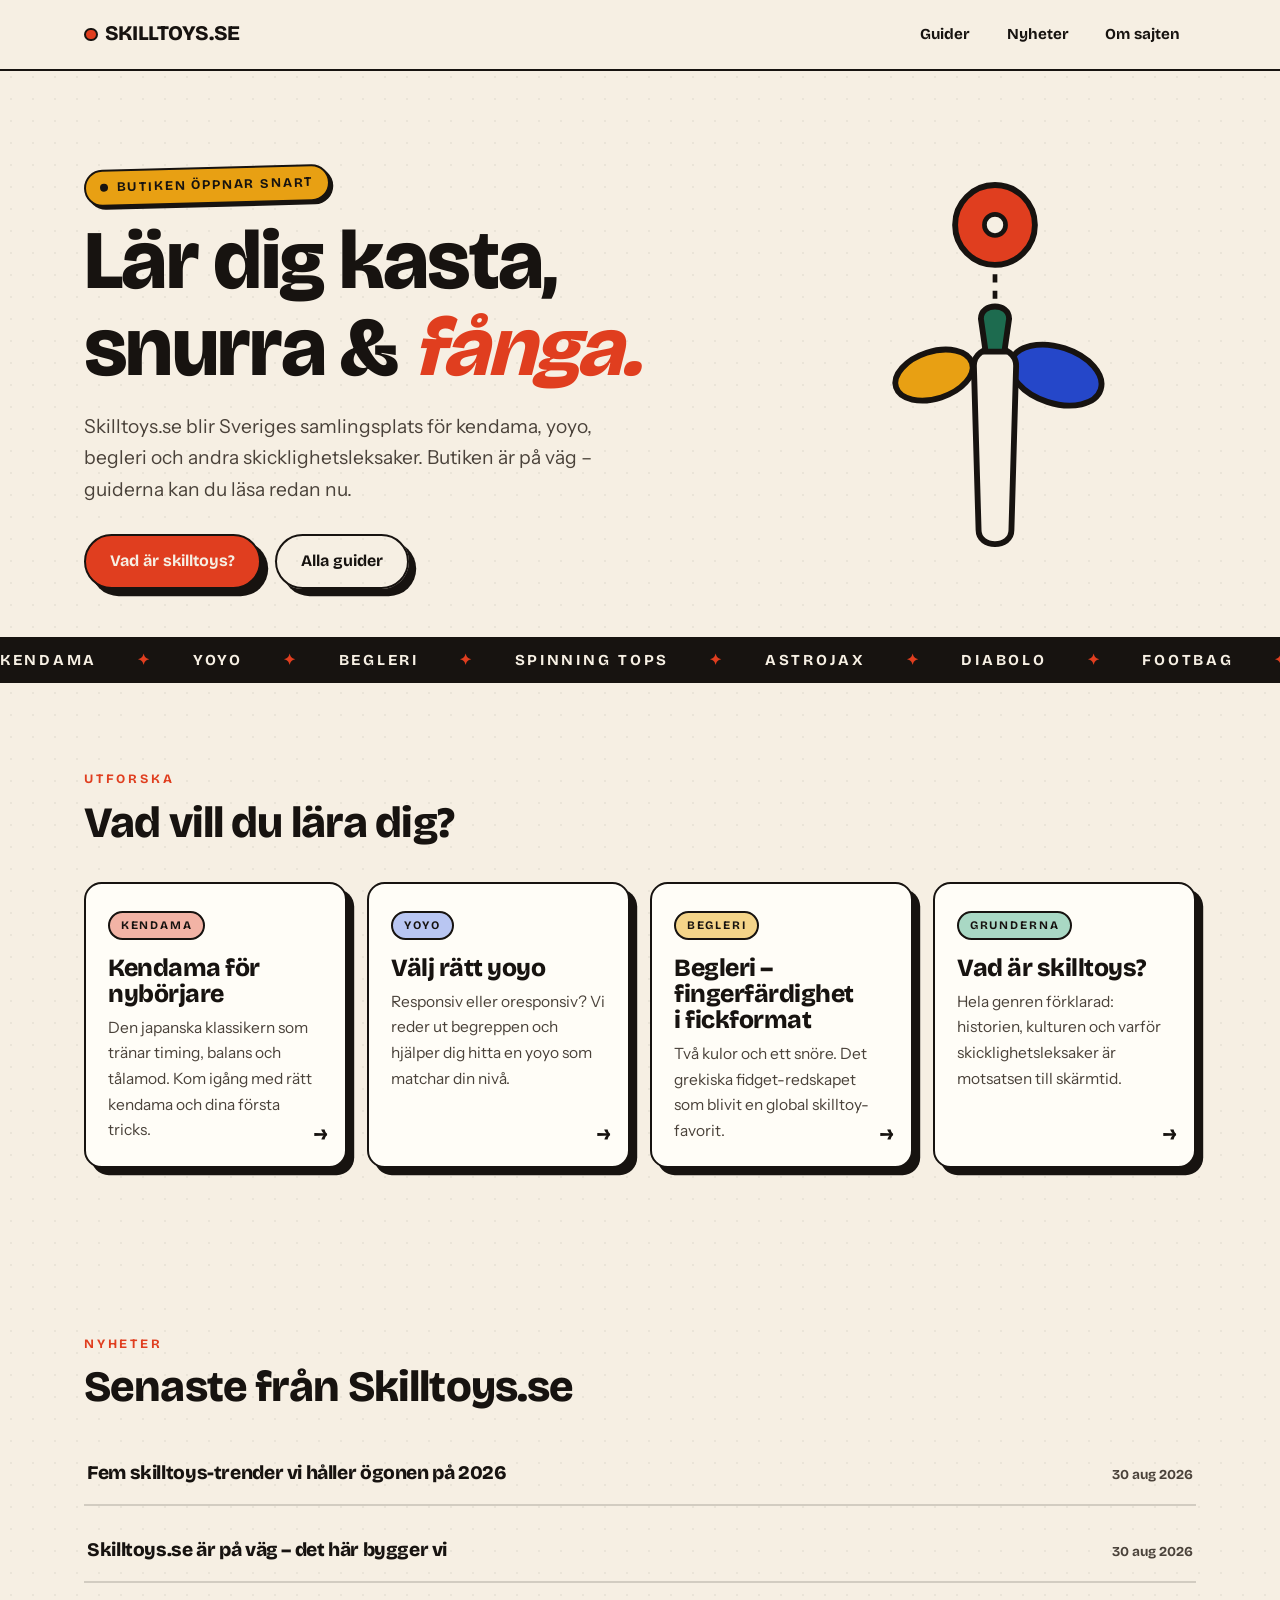
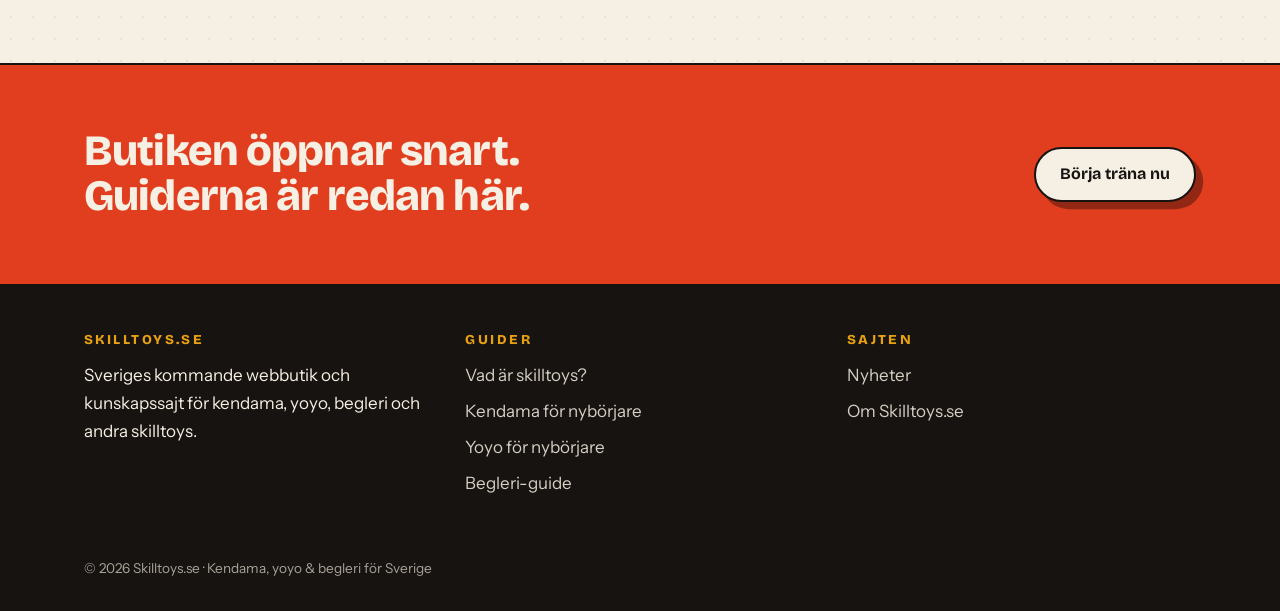
<file: index.html>
<!DOCTYPE html>
<html lang="sv">
<head>
  <meta charset="utf-8">
  <meta name="viewport" content="width=device-width, initial-scale=1">
  <title>Skilltoys.se – Kendama, yoyo &amp; begleri i Sverige</title>
  <meta name="description" content="Sveriges sajt om skilltoys. Guider om kendama, yoyo, begleri och spinning tops – för nybörjare och nördar. Webbutik på väg.">
  <link rel="canonical" href="https://skilltoys.se/">
  <meta property="og:type" content="website">
  <meta property="og:site_name" content="Skilltoys.se">
  <meta property="og:title" content="Skilltoys.se – Kendama, yoyo & begleri i Sverige">
  <meta property="og:description" content="Sveriges sajt om skilltoys. Guider om kendama, yoyo, begleri och spinning tops – för nybörjare och nördar.">
  <meta property="og:url" content="https://skilltoys.se/">
  <meta property="og:locale" content="sv_SE">
  <meta property="og:image" content="https://skilltoys.se/og-image.png">
  <meta property="og:image:width" content="1200">
  <meta property="og:image:height" content="630">
  <meta name="twitter:card" content="summary_large_image">
  <link rel="icon" href="/favicon.svg" type="image/svg+xml">
  <link rel="preconnect" href="https://fonts.googleapis.com">
  <link rel="preconnect" href="https://fonts.gstatic.com" crossorigin>
  <link href="https://fonts.googleapis.com/css2?family=Bricolage+Grotesque:wght@400;700;800&family=Instrument+Sans:ital,wght@0,400;0,600;1,400&display=swap" rel="stylesheet">
  <link rel="stylesheet" href="/css/style.css">
  <script type="application/ld+json">
  {
    "@context": "https://schema.org",
    "@graph": [
      {
        "@type": "WebSite",
        "@id": "https://skilltoys.se/#website",
        "url": "https://skilltoys.se/",
        "name": "Skilltoys.se",
        "description": "Sveriges sajt om skilltoys – kendama, yoyo, begleri och spinning tops.",
        "inLanguage": "sv-SE",
        "publisher": { "@id": "https://skilltoys.se/#organization" }
      },
      {
        "@type": "Organization",
        "@id": "https://skilltoys.se/#organization",
        "name": "Skilltoys.se",
        "url": "https://skilltoys.se/",
        "description": "Kommande svensk webbutik och kunskapssajt för skilltoys."
      }
    ]
  }
  </script>
</head>
<body>
  <a class="skip-link" href="#main">Hoppa till innehållet</a>

  <header class="site-header">
    <div class="site-header__inner">
      <a class="logo" href="/"><span class="logo__dot"></span>SKILLTOYS.SE</a>
      <nav class="site-nav" aria-label="Huvudmeny">
        <a href="/guider/">Guider</a>
        <a href="/nyheter/">Nyheter</a>
        <a href="/om/">Om sajten</a>
      </nav>
    </div>
  </header>

  <main id="main">

    <section class="hero">
      <div>
        <span class="badge-soon">Butiken öppnar snart</span>
        <h1>Lär dig kasta, snurra &amp; <span class="accent">fånga.</span></h1>
        <p class="lead">Skilltoys.se blir Sveriges samlingsplats för kendama, yoyo, begleri och andra skicklighetsleksaker. Butiken är på väg – guiderna kan du läsa redan nu.</p>
        <div class="hero__actions">
          <a class="btn" href="/guider/vad-ar-skilltoys/">Vad är skilltoys?</a>
          <a class="btn btn--ghost" href="/guider/">Alla guider</a>
        </div>
      </div>
      <div class="hero__art" aria-hidden="true">
        <svg class="kendama-art" viewBox="0 0 300 340" xmlns="http://www.w3.org/2000/svg" role="img" aria-label="Illustration av en kendama">
          <line x1="150" y1="40" x2="150" y2="150" stroke="#171310" stroke-width="4" stroke-dasharray="7 7"/>
          <g class="ball">
            <circle cx="150" cy="40" r="34" fill="#e03e1f" stroke="#171310" stroke-width="5"/>
            <circle cx="150" cy="40" r="9" fill="#f6efe3" stroke="#171310" stroke-width="4"/>
          </g>
          <g>
            <ellipse cx="98" cy="168" rx="34" ry="20" fill="#e8a013" stroke="#171310" stroke-width="5" transform="rotate(-18 98 168)"/>
            <ellipse cx="202" cy="168" rx="40" ry="24" fill="#2547c9" stroke="#171310" stroke-width="5" transform="rotate(18 202 168)"/>
            <path d="M150 148 L150 310" stroke="#171310" stroke-width="5"/>
            <path d="M132 160 C132 140 168 140 168 160 L164 300 C164 316 136 316 136 300 Z" fill="#f6efe3" stroke="#171310" stroke-width="5"/>
            <path d="M150 118 L150 150" stroke="#171310" stroke-width="5"/>
            <path d="M138 120 C138 106 162 106 162 120 L158 148 L142 148 Z" fill="#1d6b4f" stroke="#171310" stroke-width="5"/>
          </g>
        </svg>
      </div>
    </section>

    <div class="marquee" aria-hidden="true">
      <div class="marquee__track">
        <span>Kendama</span><span>Yoyo</span><span>Begleri</span><span>Spinning tops</span><span>Astrojax</span><span>Diabolo</span><span>Footbag</span>
        <span>Kendama</span><span>Yoyo</span><span>Begleri</span><span>Spinning tops</span><span>Astrojax</span><span>Diabolo</span><span>Footbag</span>
      </div>
    </div>

    <section class="section" aria-labelledby="kategorier">
      <div class="section__head">
        <span class="kicker">Utforska</span>
        <h2 id="kategorier">Vad vill du lära dig?</h2>
      </div>
      <div class="card-grid">
        <a class="card card--red" href="/guider/kendama-for-nyborjare/">
          <span class="card__tag">Kendama</span>
          <h3>Kendama för nybörjare</h3>
          <p>Den japanska klassikern som tränar timing, balans och tålamod. Kom igång med rätt kendama och dina första tricks.</p>
          <span class="card__arrow" aria-hidden="true">→</span>
        </a>
        <a class="card card--blue" href="/guider/yoyo-for-nyborjare/">
          <span class="card__tag">Yoyo</span>
          <h3>Välj rätt yoyo</h3>
          <p>Responsiv eller oresponsiv? Vi reder ut begreppen och hjälper dig hitta en yoyo som matchar din nivå.</p>
          <span class="card__arrow" aria-hidden="true">→</span>
        </a>
        <a class="card card--yellow" href="/guider/begleri-guide/">
          <span class="card__tag">Begleri</span>
          <h3>Begleri – fingerfärdighet i fickformat</h3>
          <p>Två kulor och ett snöre. Det grekiska fidget-redskapet som blivit en global skilltoy-favorit.</p>
          <span class="card__arrow" aria-hidden="true">→</span>
        </a>
        <a class="card card--green" href="/guider/vad-ar-skilltoys/">
          <span class="card__tag">Grunderna</span>
          <h3>Vad är skilltoys?</h3>
          <p>Hela genren förklarad: historien, kulturen och varför skicklighetsleksaker är motsatsen till skärmtid.</p>
          <span class="card__arrow" aria-hidden="true">→</span>
        </a>
      </div>
    </section>

    <section class="section" aria-labelledby="senaste">
      <div class="section__head">
        <span class="kicker">Nyheter</span>
        <h2 id="senaste">Senaste från Skilltoys.se</h2>
      </div>
      <div class="post-list">
        <a class="post-item" href="/nyheter/skilltoys-trender-2026/">
          <h3>Fem skilltoys-trender vi håller ögonen på 2026</h3>
          <time datetime="2026-08-30">30 aug 2026</time>
        </a>
        <a class="post-item" href="/nyheter/skilltoys-se-ar-pa-vag/">
          <h3>Skilltoys.se är på väg – det här bygger vi</h3>
          <time datetime="2026-08-30">30 aug 2026</time>
        </a>
      </div>
    </section>

    <section class="cta-banner">
      <div class="cta-banner__inner">
        <h2>Butiken öppnar snart. Guiderna är redan här.</h2>
        <a class="btn" href="/guider/">Börja träna nu</a>
      </div>
    </section>

  </main>

  <footer class="site-footer">
    <div class="site-footer__inner">
      <div>
        <h4>Skilltoys.se</h4>
        <p>Sveriges kommande webbutik och kunskapssajt för kendama, yoyo, begleri och andra skilltoys.</p>
      </div>
      <div>
        <h4>Guider</h4>
        <ul>
          <li><a href="/guider/vad-ar-skilltoys/">Vad är skilltoys?</a></li>
          <li><a href="/guider/kendama-for-nyborjare/">Kendama för nybörjare</a></li>
          <li><a href="/guider/yoyo-for-nyborjare/">Yoyo för nybörjare</a></li>
          <li><a href="/guider/begleri-guide/">Begleri-guide</a></li>
        </ul>
      </div>
      <div>
        <h4>Sajten</h4>
        <ul>
          <li><a href="/nyheter/">Nyheter</a></li>
          <li><a href="/om/">Om Skilltoys.se</a></li>
        </ul>
      </div>
    </div>
    <div class="site-footer__legal">© 2026 Skilltoys.se · Kendama, yoyo &amp; begleri för Sverige</div>
  </footer>
</body>
</html>
</file>
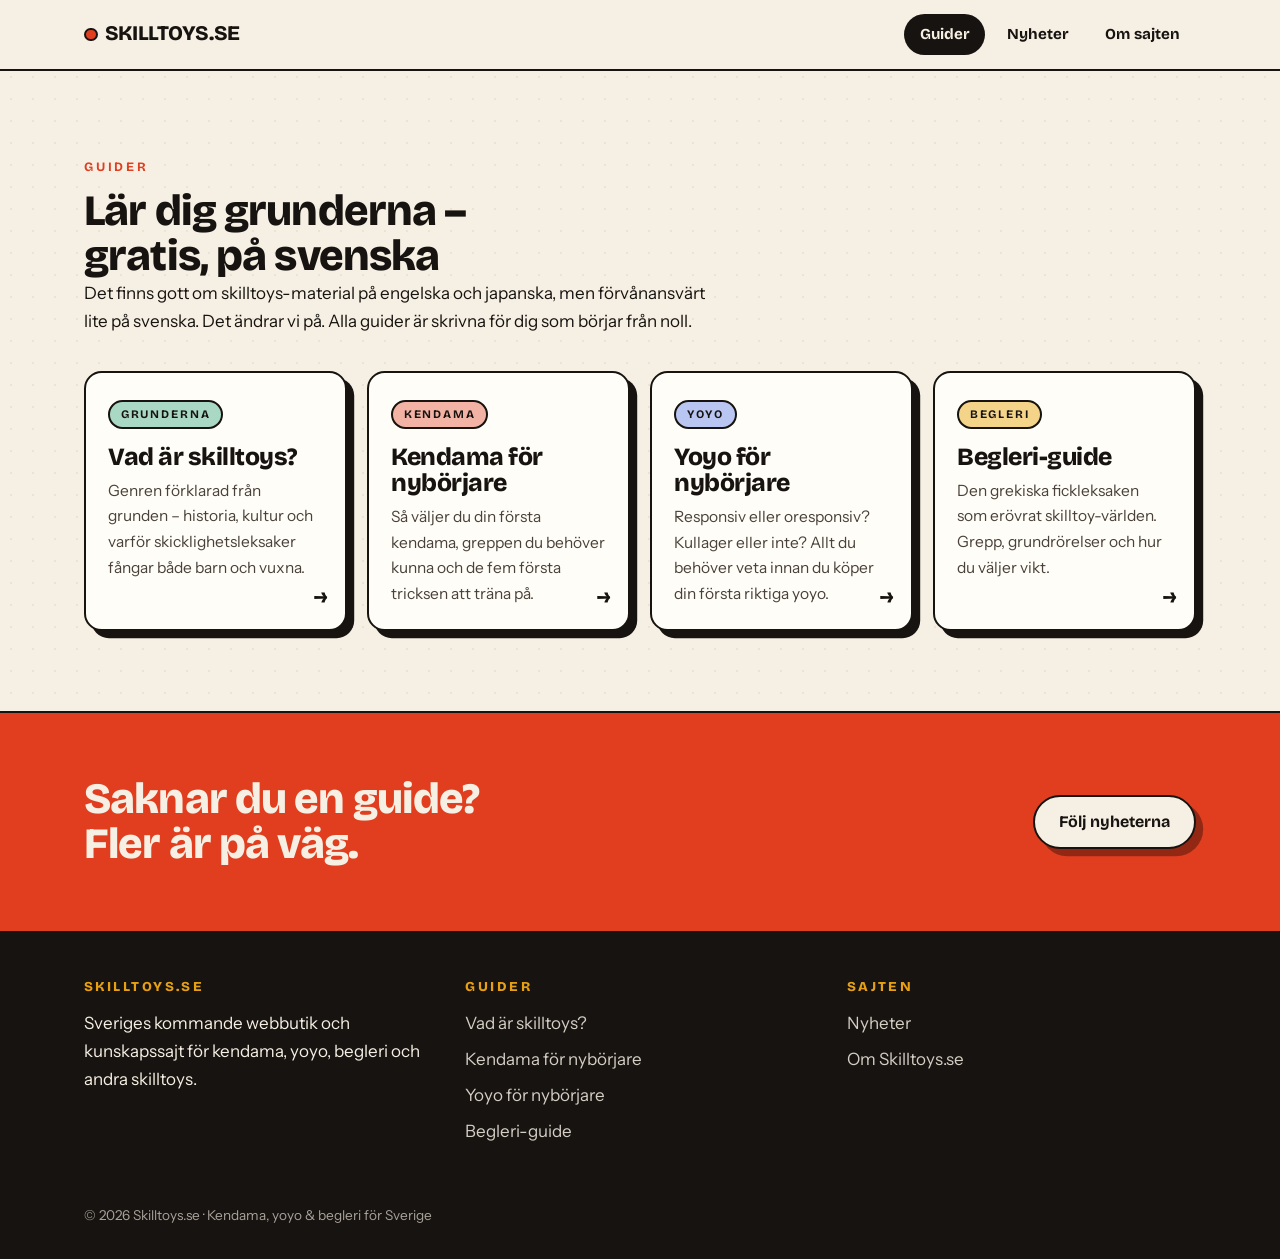
<file: guider/index.html>
<!DOCTYPE html>
<html lang="sv">
<head>
  <meta charset="utf-8">
  <meta name="viewport" content="width=device-width, initial-scale=1">
  <title>Guider – lär dig kendama, yoyo &amp; begleri | Skilltoys.se</title>
  <meta name="description" content="Gratis guider på svenska om kendama, yoyo, begleri och andra skilltoys. Från första kastet till dina första tricks.">
  <link rel="canonical" href="https://skilltoys.se/guider/">
  <meta property="og:type" content="website">
  <meta property="og:site_name" content="Skilltoys.se">
  <meta property="og:title" content="Guider – lär dig kendama, yoyo & begleri">
  <meta property="og:description" content="Gratis guider på svenska om kendama, yoyo, begleri och andra skilltoys.">
  <meta property="og:url" content="https://skilltoys.se/guider/">
  <meta property="og:locale" content="sv_SE">
  <meta property="og:image" content="https://skilltoys.se/og-image.png">
  <meta property="og:image:width" content="1200">
  <meta property="og:image:height" content="630">
  <meta name="twitter:card" content="summary_large_image">
  <link rel="icon" href="/favicon.svg" type="image/svg+xml">
  <link rel="preconnect" href="https://fonts.googleapis.com">
  <link rel="preconnect" href="https://fonts.gstatic.com" crossorigin>
  <link href="https://fonts.googleapis.com/css2?family=Bricolage+Grotesque:wght@400;700;800&family=Instrument+Sans:ital,wght@0,400;0,600;1,400&display=swap" rel="stylesheet">
  <link rel="stylesheet" href="/css/style.css">
</head>
<body>
  <a class="skip-link" href="#main">Hoppa till innehållet</a>

  <header class="site-header">
    <div class="site-header__inner">
      <a class="logo" href="/"><span class="logo__dot"></span>SKILLTOYS.SE</a>
      <nav class="site-nav" aria-label="Huvudmeny">
        <a href="/guider/" aria-current="page">Guider</a>
        <a href="/nyheter/">Nyheter</a>
        <a href="/om/">Om sajten</a>
      </nav>
    </div>
  </header>

  <main id="main">
    <section class="section">
      <div class="section__head">
        <span class="kicker">Guider</span>
        <h2>Lär dig grunderna – gratis, på svenska</h2>
        <p>Det finns gott om skilltoys-material på engelska och japanska, men förvånansvärt lite på svenska. Det ändrar vi på. Alla guider är skrivna för dig som börjar från noll.</p>
      </div>
      <div class="card-grid">
        <a class="card card--green" href="/guider/vad-ar-skilltoys/">
          <span class="card__tag">Grunderna</span>
          <h3>Vad är skilltoys?</h3>
          <p>Genren förklarad från grunden – historia, kultur och varför skicklighetsleksaker fångar både barn och vuxna.</p>
          <span class="card__arrow" aria-hidden="true">→</span>
        </a>
        <a class="card card--red" href="/guider/kendama-for-nyborjare/">
          <span class="card__tag">Kendama</span>
          <h3>Kendama för nybörjare</h3>
          <p>Så väljer du din första kendama, greppen du behöver kunna och de fem första tricksen att träna på.</p>
          <span class="card__arrow" aria-hidden="true">→</span>
        </a>
        <a class="card card--blue" href="/guider/yoyo-for-nyborjare/">
          <span class="card__tag">Yoyo</span>
          <h3>Yoyo för nybörjare</h3>
          <p>Responsiv eller oresponsiv? Kullager eller inte? Allt du behöver veta innan du köper din första riktiga yoyo.</p>
          <span class="card__arrow" aria-hidden="true">→</span>
        </a>
        <a class="card card--yellow" href="/guider/begleri-guide/">
          <span class="card__tag">Begleri</span>
          <h3>Begleri-guide</h3>
          <p>Den grekiska fickleksaken som erövrat skilltoy-världen. Grepp, grundrörelser och hur du väljer vikt.</p>
          <span class="card__arrow" aria-hidden="true">→</span>
        </a>
      </div>
    </section>

    <section class="cta-banner">
      <div class="cta-banner__inner">
        <h2>Saknar du en guide? Fler är på väg.</h2>
        <a class="btn" href="/nyheter/">Följ nyheterna</a>
      </div>
    </section>
  </main>

  <footer class="site-footer">
    <div class="site-footer__inner">
      <div>
        <h4>Skilltoys.se</h4>
        <p>Sveriges kommande webbutik och kunskapssajt för kendama, yoyo, begleri och andra skilltoys.</p>
      </div>
      <div>
        <h4>Guider</h4>
        <ul>
          <li><a href="/guider/vad-ar-skilltoys/">Vad är skilltoys?</a></li>
          <li><a href="/guider/kendama-for-nyborjare/">Kendama för nybörjare</a></li>
          <li><a href="/guider/yoyo-for-nyborjare/">Yoyo för nybörjare</a></li>
          <li><a href="/guider/begleri-guide/">Begleri-guide</a></li>
        </ul>
      </div>
      <div>
        <h4>Sajten</h4>
        <ul>
          <li><a href="/nyheter/">Nyheter</a></li>
          <li><a href="/om/">Om Skilltoys.se</a></li>
        </ul>
      </div>
    </div>
    <div class="site-footer__legal">© 2026 Skilltoys.se · Kendama, yoyo &amp; begleri för Sverige</div>
  </footer>
</body>
</html>
</file>
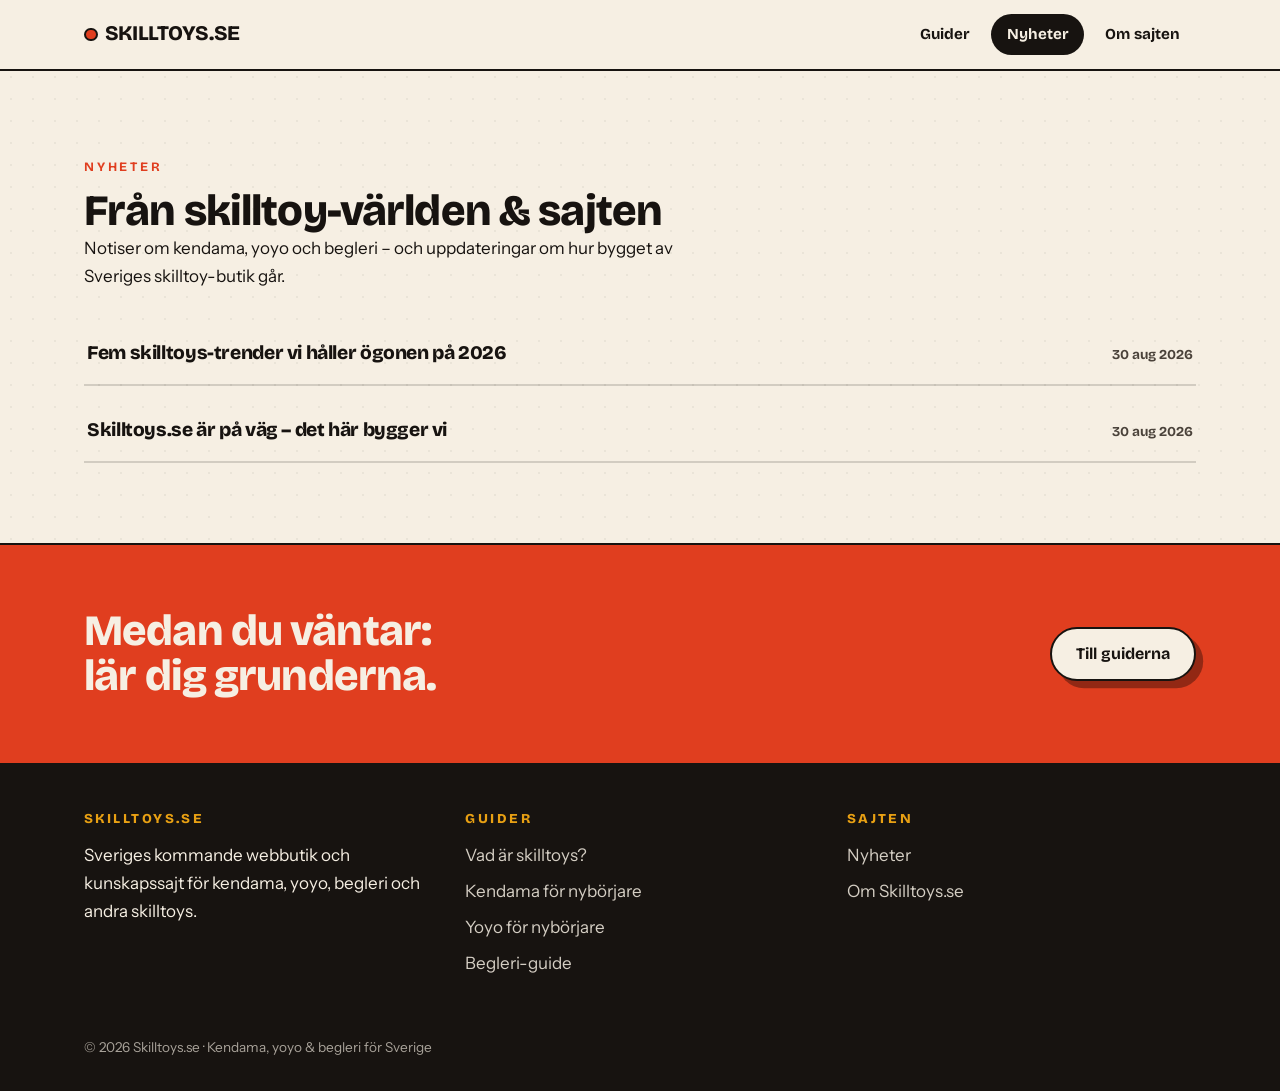
<file: nyheter/index.html>
<!DOCTYPE html>
<html lang="sv">
<head>
  <meta charset="utf-8">
  <meta name="viewport" content="width=device-width, initial-scale=1">
  <title>Nyheter om skilltoys, kendama &amp; yoyo | Skilltoys.se</title>
  <meta name="description" content="Nyheter och notiser från skilltoy-världen på svenska – kendama, yoyo, begleri, trender och uppdateringar om lanseringen av Skilltoys.se.">
  <link rel="canonical" href="https://skilltoys.se/nyheter/">
  <meta property="og:type" content="website">
  <meta property="og:site_name" content="Skilltoys.se">
  <meta property="og:title" content="Nyheter om skilltoys, kendama & yoyo">
  <meta property="og:description" content="Nyheter och notiser från skilltoy-världen på svenska.">
  <meta property="og:url" content="https://skilltoys.se/nyheter/">
  <meta property="og:locale" content="sv_SE">
  <meta property="og:image" content="https://skilltoys.se/og-image.png">
  <meta property="og:image:width" content="1200">
  <meta property="og:image:height" content="630">
  <meta name="twitter:card" content="summary_large_image">
  <link rel="icon" href="/favicon.svg" type="image/svg+xml">
  <link rel="preconnect" href="https://fonts.googleapis.com">
  <link rel="preconnect" href="https://fonts.gstatic.com" crossorigin>
  <link href="https://fonts.googleapis.com/css2?family=Bricolage+Grotesque:wght@400;700;800&family=Instrument+Sans:ital,wght@0,400;0,600;1,400&display=swap" rel="stylesheet">
  <link rel="stylesheet" href="/css/style.css">
</head>
<body>
  <a class="skip-link" href="#main">Hoppa till innehållet</a>

  <header class="site-header">
    <div class="site-header__inner">
      <a class="logo" href="/"><span class="logo__dot"></span>SKILLTOYS.SE</a>
      <nav class="site-nav" aria-label="Huvudmeny">
        <a href="/guider/">Guider</a>
        <a href="/nyheter/" aria-current="page">Nyheter</a>
        <a href="/om/">Om sajten</a>
      </nav>
    </div>
  </header>

  <main id="main">
    <section class="section">
      <div class="section__head">
        <span class="kicker">Nyheter</span>
        <h2>Från skilltoy-världen &amp; sajten</h2>
        <p>Notiser om kendama, yoyo och begleri – och uppdateringar om hur bygget av Sveriges skilltoy-butik går.</p>
      </div>
      <div class="post-list">
        <a class="post-item" href="/nyheter/skilltoys-trender-2026/">
          <h3>Fem skilltoys-trender vi håller ögonen på 2026</h3>
          <time datetime="2026-08-30">30 aug 2026</time>
        </a>
        <a class="post-item" href="/nyheter/skilltoys-se-ar-pa-vag/">
          <h3>Skilltoys.se är på väg – det här bygger vi</h3>
          <time datetime="2026-08-30">30 aug 2026</time>
        </a>
      </div>
    </section>

    <section class="cta-banner">
      <div class="cta-banner__inner">
        <h2>Medan du väntar: lär dig grunderna.</h2>
        <a class="btn" href="/guider/">Till guiderna</a>
      </div>
    </section>
  </main>

  <footer class="site-footer">
    <div class="site-footer__inner">
      <div>
        <h4>Skilltoys.se</h4>
        <p>Sveriges kommande webbutik och kunskapssajt för kendama, yoyo, begleri och andra skilltoys.</p>
      </div>
      <div>
        <h4>Guider</h4>
        <ul>
          <li><a href="/guider/vad-ar-skilltoys/">Vad är skilltoys?</a></li>
          <li><a href="/guider/kendama-for-nyborjare/">Kendama för nybörjare</a></li>
          <li><a href="/guider/yoyo-for-nyborjare/">Yoyo för nybörjare</a></li>
          <li><a href="/guider/begleri-guide/">Begleri-guide</a></li>
        </ul>
      </div>
      <div>
        <h4>Sajten</h4>
        <ul>
          <li><a href="/nyheter/">Nyheter</a></li>
          <li><a href="/om/">Om Skilltoys.se</a></li>
        </ul>
      </div>
    </div>
    <div class="site-footer__legal">© 2026 Skilltoys.se · Kendama, yoyo &amp; begleri för Sverige</div>
  </footer>
</body>
</html>
</file>
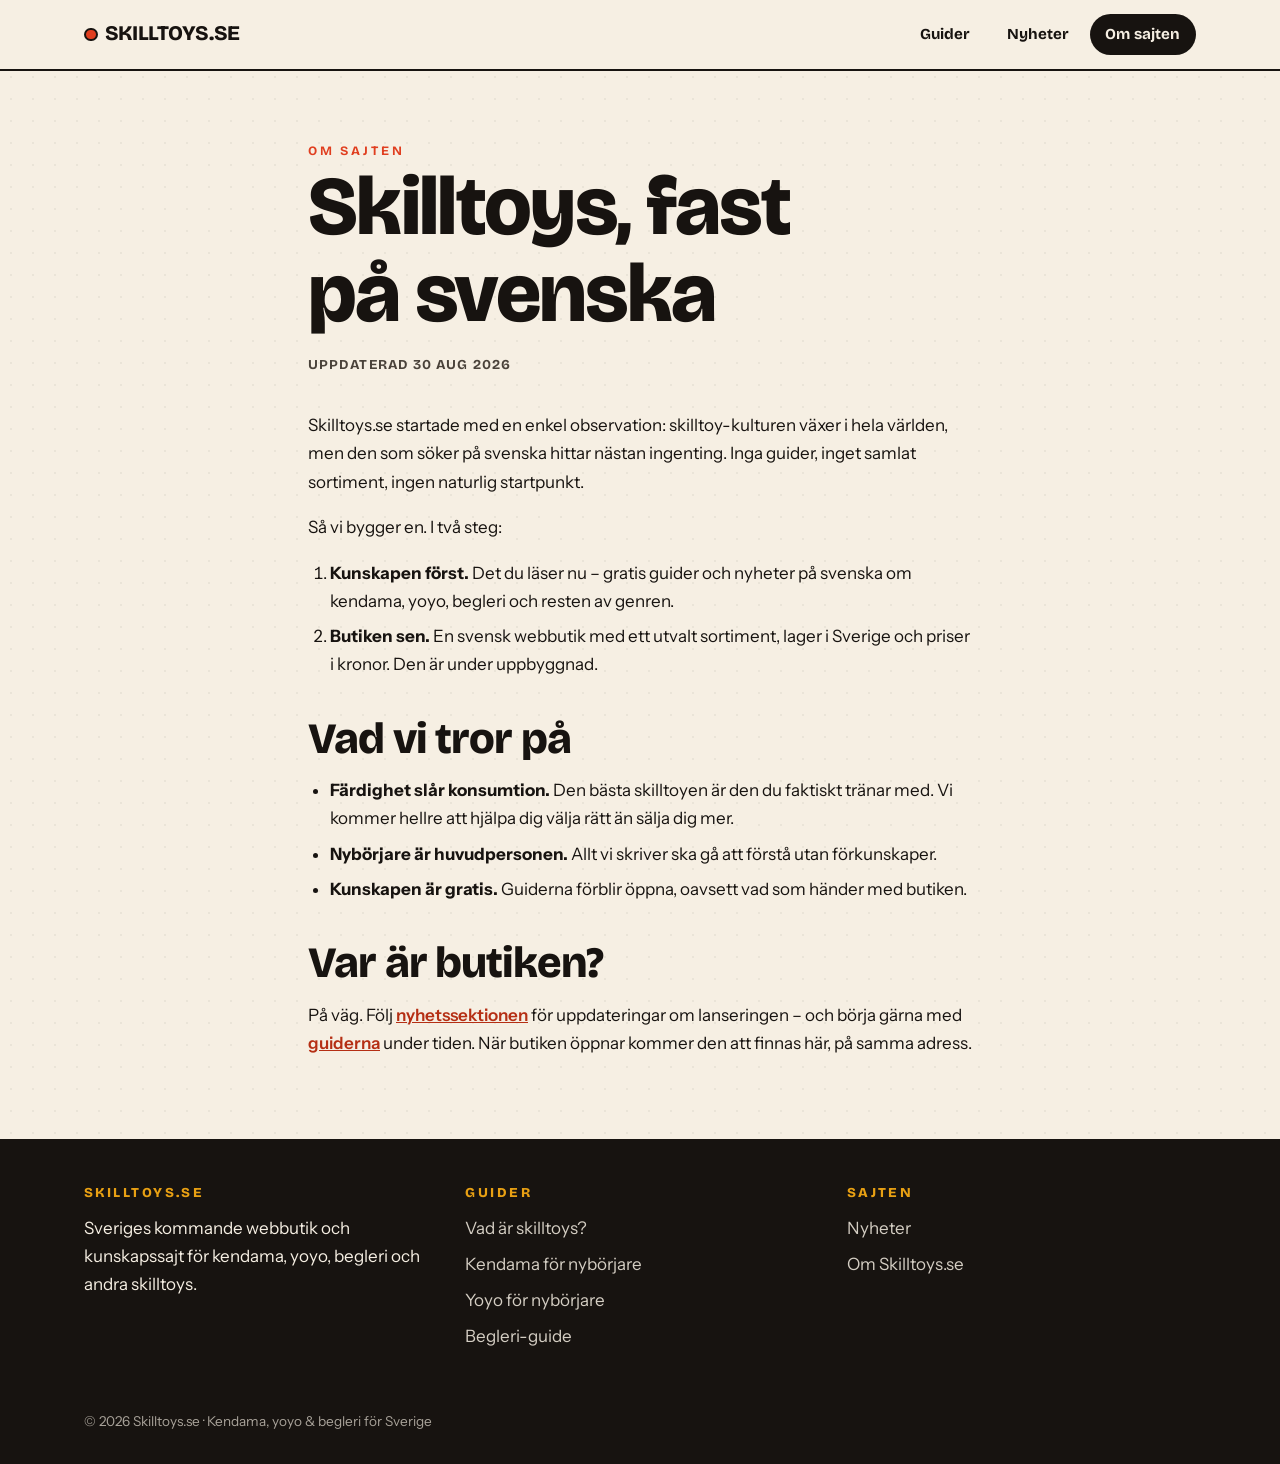
<file: om/index.html>
<!DOCTYPE html>
<html lang="sv">
<head>
  <meta charset="utf-8">
  <meta name="viewport" content="width=device-width, initial-scale=1">
  <title>Om Skilltoys.se – Sveriges kommande skilltoy-butik</title>
  <meta name="description" content="Skilltoys.se är en svensk kunskapssajt om kendama, yoyo och begleri – och snart en webbutik. Läs om vilka vi är och vad vi bygger.">
  <link rel="canonical" href="https://skilltoys.se/om/">
  <meta property="og:type" content="website">
  <meta property="og:site_name" content="Skilltoys.se">
  <meta property="og:title" content="Om Skilltoys.se – Sveriges kommande skilltoy-butik">
  <meta property="og:description" content="En svensk kunskapssajt om kendama, yoyo och begleri – och snart en webbutik.">
  <meta property="og:url" content="https://skilltoys.se/om/">
  <meta property="og:locale" content="sv_SE">
  <meta property="og:image" content="https://skilltoys.se/og-image.png">
  <meta property="og:image:width" content="1200">
  <meta property="og:image:height" content="630">
  <meta name="twitter:card" content="summary_large_image">
  <link rel="icon" href="/favicon.svg" type="image/svg+xml">
  <link rel="preconnect" href="https://fonts.googleapis.com">
  <link rel="preconnect" href="https://fonts.gstatic.com" crossorigin>
  <link href="https://fonts.googleapis.com/css2?family=Bricolage+Grotesque:wght@400;700;800&family=Instrument+Sans:ital,wght@0,400;0,600;1,400&display=swap" rel="stylesheet">
  <link rel="stylesheet" href="/css/style.css">
</head>
<body>
  <a class="skip-link" href="#main">Hoppa till innehållet</a>

  <header class="site-header">
    <div class="site-header__inner">
      <a class="logo" href="/"><span class="logo__dot"></span>SKILLTOYS.SE</a>
      <nav class="site-nav" aria-label="Huvudmeny">
        <a href="/guider/">Guider</a>
        <a href="/nyheter/">Nyheter</a>
        <a href="/om/" aria-current="page">Om sajten</a>
      </nav>
    </div>
  </header>

  <main id="main">
    <article class="article">
      <span class="kicker">Om sajten</span>
      <h1>Skilltoys, fast på svenska</h1>
      <div class="article__meta">
        <span>Uppdaterad 30 aug 2026</span>
      </div>

      <p>Skilltoys.se startade med en enkel observation: skilltoy-kulturen växer i hela världen, men den som söker på svenska hittar nästan ingenting. Inga guider, inget samlat sortiment, ingen naturlig startpunkt.</p>

      <p>Så vi bygger en. I två steg:</p>

      <ol>
        <li><strong>Kunskapen först.</strong> Det du läser nu – gratis guider och nyheter på svenska om kendama, yoyo, begleri och resten av genren.</li>
        <li><strong>Butiken sen.</strong> En svensk webbutik med ett utvalt sortiment, lager i Sverige och priser i kronor. Den är under uppbyggnad.</li>
      </ol>

      <h2>Vad vi tror på</h2>
      <ul>
        <li><strong>Färdighet slår konsumtion.</strong> Den bästa skilltoyen är den du faktiskt tränar med. Vi kommer hellre att hjälpa dig välja rätt än sälja dig mer.</li>
        <li><strong>Nybörjare är huvudpersonen.</strong> Allt vi skriver ska gå att förstå utan förkunskaper.</li>
        <li><strong>Kunskapen är gratis.</strong> Guiderna förblir öppna, oavsett vad som händer med butiken.</li>
      </ul>

      <h2>Var är butiken?</h2>
      <p>På väg. Följ <a href="/nyheter/">nyhetssektionen</a> för uppdateringar om lanseringen – och börja gärna med <a href="/guider/">guiderna</a> under tiden. När butiken öppnar kommer den att finnas här, på samma adress.</p>
    </article>
  </main>

  <footer class="site-footer">
    <div class="site-footer__inner">
      <div>
        <h4>Skilltoys.se</h4>
        <p>Sveriges kommande webbutik och kunskapssajt för kendama, yoyo, begleri och andra skilltoys.</p>
      </div>
      <div>
        <h4>Guider</h4>
        <ul>
          <li><a href="/guider/vad-ar-skilltoys/">Vad är skilltoys?</a></li>
          <li><a href="/guider/kendama-for-nyborjare/">Kendama för nybörjare</a></li>
          <li><a href="/guider/yoyo-for-nyborjare/">Yoyo för nybörjare</a></li>
          <li><a href="/guider/begleri-guide/">Begleri-guide</a></li>
        </ul>
      </div>
      <div>
        <h4>Sajten</h4>
        <ul>
          <li><a href="/nyheter/">Nyheter</a></li>
          <li><a href="/om/">Om Skilltoys.se</a></li>
        </ul>
      </div>
    </div>
    <div class="site-footer__legal">© 2026 Skilltoys.se · Kendama, yoyo &amp; begleri för Sverige</div>
  </footer>
</body>
</html>
</file>
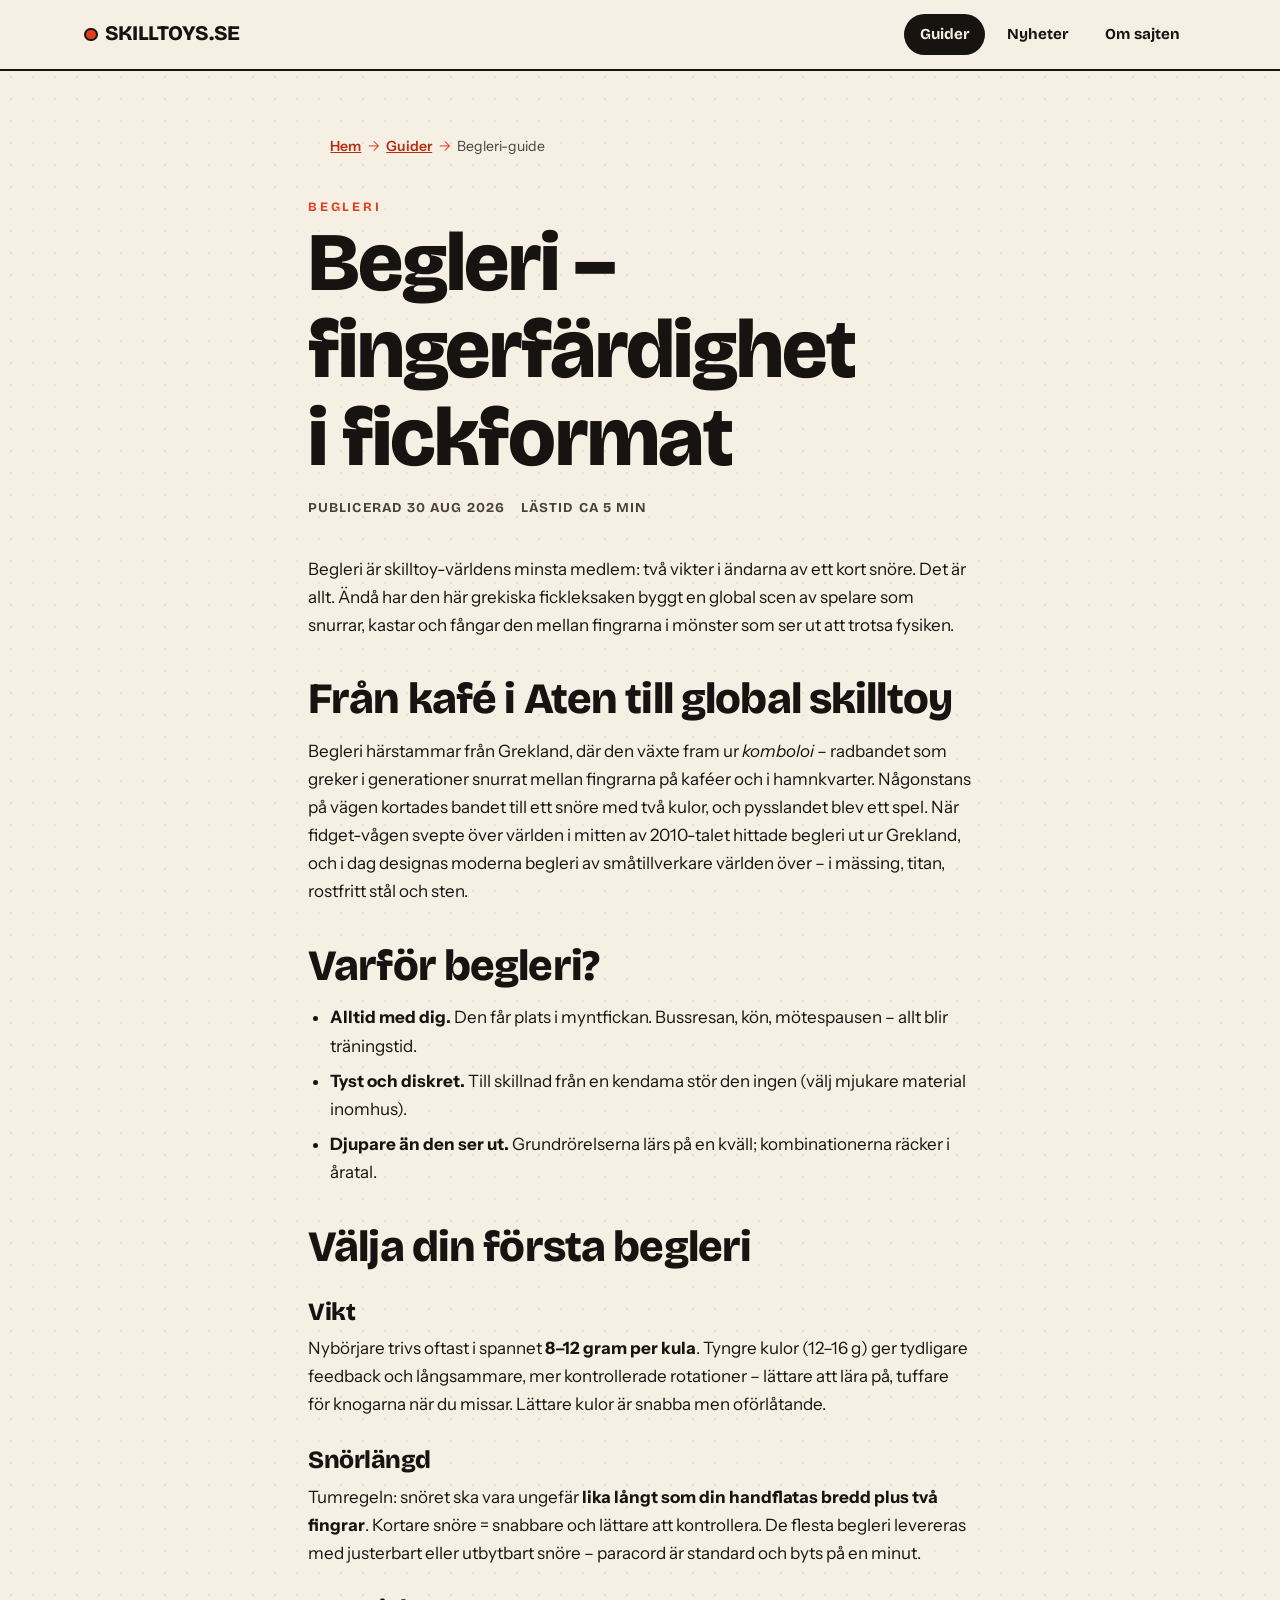
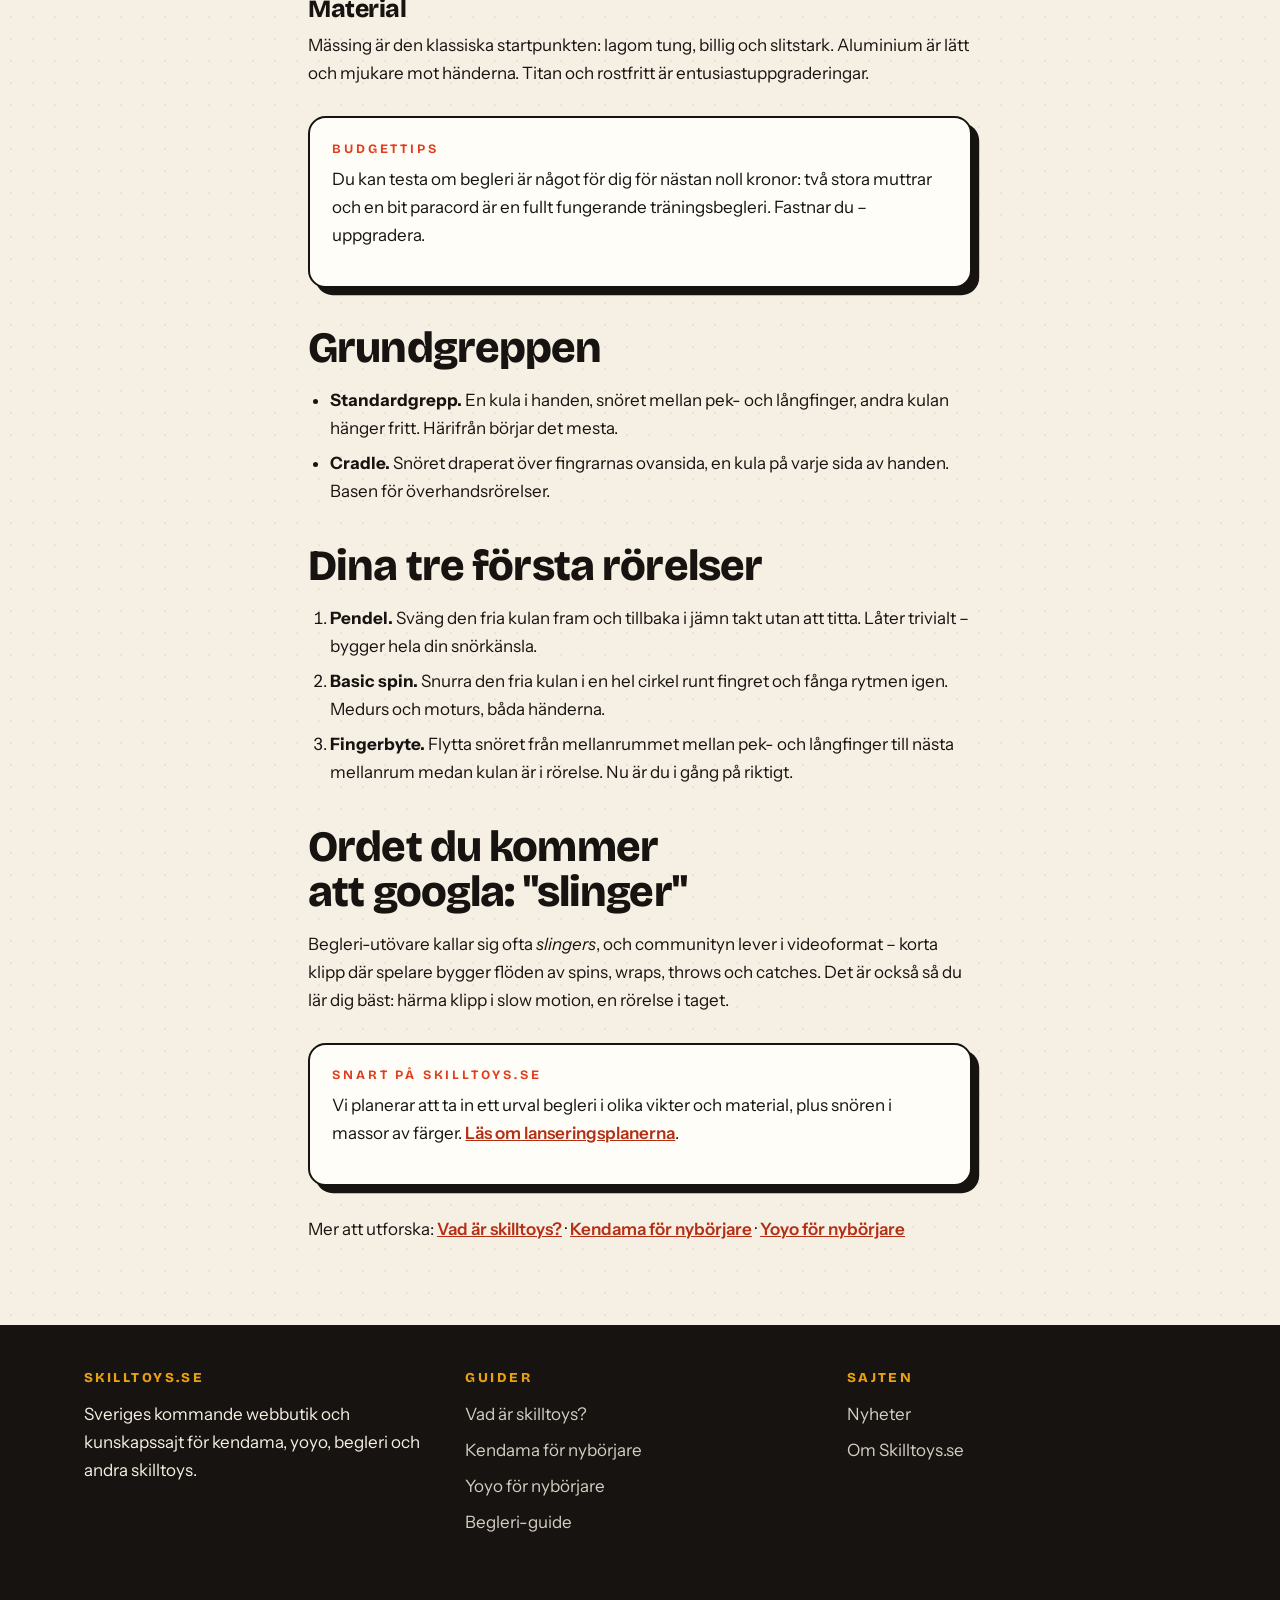
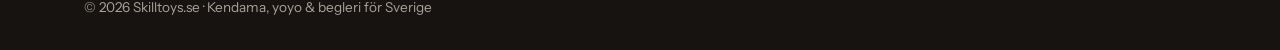
<file: guider/begleri-guide/index.html>
<!DOCTYPE html>
<html lang="sv">
<head>
  <meta charset="utf-8">
  <meta name="viewport" content="width=device-width, initial-scale=1">
  <title>Begleri-guide – grepp, grundrörelser &amp; hur du väljer vikt | Skilltoys.se</title>
  <meta name="description" content="Allt om begleri på svenska: historien bakom den grekiska skilltoyen, grundgreppen, dina första rörelser och hur du väljer vikt och snörlängd.">
  <link rel="canonical" href="https://skilltoys.se/guider/begleri-guide/">
  <meta property="og:type" content="article">
  <meta property="og:site_name" content="Skilltoys.se">
  <meta property="og:title" content="Begleri-guide – grepp, grundrörelser & hur du väljer vikt">
  <meta property="og:description" content="Historien bakom den grekiska skilltoyen, grundgreppen, dina första rörelser och hur du väljer vikt och snörlängd.">
  <meta property="og:url" content="https://skilltoys.se/guider/begleri-guide/">
  <meta property="og:locale" content="sv_SE">
  <meta property="og:image" content="https://skilltoys.se/og-image.png">
  <meta property="og:image:width" content="1200">
  <meta property="og:image:height" content="630">
  <meta name="twitter:card" content="summary_large_image">
  <link rel="icon" href="/favicon.svg" type="image/svg+xml">
  <link rel="preconnect" href="https://fonts.googleapis.com">
  <link rel="preconnect" href="https://fonts.gstatic.com" crossorigin>
  <link href="https://fonts.googleapis.com/css2?family=Bricolage+Grotesque:wght@400;700;800&family=Instrument+Sans:ital,wght@0,400;0,600;1,400&display=swap" rel="stylesheet">
  <link rel="stylesheet" href="/css/style.css">
  <script type="application/ld+json">
  {
    "@context": "https://schema.org",
    "@graph": [
      {
        "@type": "Article",
        "headline": "Begleri-guide – grepp, grundrörelser och hur du väljer vikt",
        "description": "Historien bakom den grekiska skilltoyen, grundgreppen, dina första rörelser och hur du väljer vikt och snörlängd.",
        "inLanguage": "sv-SE",
        "datePublished": "2026-08-30",
        "dateModified": "2026-08-30",
        "author": { "@type": "Organization", "name": "Skilltoys.se" },
        "publisher": { "@id": "https://skilltoys.se/#organization" },
        "mainEntityOfPage": "https://skilltoys.se/guider/begleri-guide/"
      },
      {
        "@type": "BreadcrumbList",
        "itemListElement": [
          { "@type": "ListItem", "position": 1, "name": "Hem", "item": "https://skilltoys.se/" },
          { "@type": "ListItem", "position": 2, "name": "Guider", "item": "https://skilltoys.se/guider/" },
          { "@type": "ListItem", "position": 3, "name": "Begleri-guide" }
        ]
      }
    ]
  }
  </script>
</head>
<body>
  <a class="skip-link" href="#main">Hoppa till innehållet</a>

  <header class="site-header">
    <div class="site-header__inner">
      <a class="logo" href="/"><span class="logo__dot"></span>SKILLTOYS.SE</a>
      <nav class="site-nav" aria-label="Huvudmeny">
        <a href="/guider/" class="is-active">Guider</a>
        <a href="/nyheter/">Nyheter</a>
        <a href="/om/">Om sajten</a>
      </nav>
    </div>
  </header>

  <main id="main">
    <article class="article">
      <nav class="breadcrumb" aria-label="Brödsmulor">
        <ol>
          <li><a href="/">Hem</a></li>
          <li><a href="/guider/">Guider</a></li>
          <li aria-current="page">Begleri-guide</li>
        </ol>
      </nav>

      <span class="kicker">Begleri</span>
      <h1>Begleri – fingerfärdighet i fickformat</h1>
      <div class="article__meta">
        <span>Publicerad 30 aug 2026</span>
        <span>Lästid ca 5 min</span>
      </div>

      <p>Begleri är skilltoy-världens minsta medlem: två vikter i ändarna av ett kort snöre. Det är allt. Ändå har den här grekiska fickleksaken byggt en global scen av spelare som snurrar, kastar och fångar den mellan fingrarna i mönster som ser ut att trotsa fysiken.</p>

      <h2>Från kafé i Aten till global skilltoy</h2>
      <p>Begleri härstammar från Grekland, där den växte fram ur <em>komboloi</em> – radbandet som greker i generationer snurrat mellan fingrarna på kaféer och i hamnkvarter. Någonstans på vägen kortades bandet till ett snöre med två kulor, och pysslandet blev ett spel. När fidget-vågen svepte över världen i mitten av 2010-talet hittade begleri ut ur Grekland, och i dag designas moderna begleri av småtillverkare världen över – i mässing, titan, rostfritt stål och sten.</p>

      <h2>Varför begleri?</h2>
      <ul>
        <li><strong>Alltid med dig.</strong> Den får plats i myntfickan. Bussresan, kön, mötespausen – allt blir träningstid.</li>
        <li><strong>Tyst och diskret.</strong> Till skillnad från en kendama stör den ingen (välj mjukare material inomhus).</li>
        <li><strong>Djupare än den ser ut.</strong> Grundrörelserna lärs på en kväll; kombinationerna räcker i åratal.</li>
      </ul>

      <h2>Välja din första begleri</h2>
      <h3>Vikt</h3>
      <p>Nybörjare trivs oftast i spannet <strong>8–12 gram per kula</strong>. Tyngre kulor (12–16 g) ger tydligare feedback och långsammare, mer kontrollerade rotationer – lättare att lära på, tuffare för knogarna när du missar. Lättare kulor är snabba men oförlåtande.</p>
      <h3>Snörlängd</h3>
      <p>Tumregeln: snöret ska vara ungefär <strong>lika långt som din handflatas bredd plus två fingrar</strong>. Kortare snöre = snabbare och lättare att kontrollera. De flesta begleri levereras med justerbart eller utbytbart snöre – paracord är standard och byts på en minut.</p>
      <h3>Material</h3>
      <p>Mässing är den klassiska startpunkten: lagom tung, billig och slitstark. Aluminium är lätt och mjukare mot händerna. Titan och rostfritt är entusiastuppgraderingar.</p>

      <div class="callout">
        <span class="kicker">Budgettips</span>
        <p>Du kan testa om begleri är något för dig för nästan noll kronor: två stora muttrar och en bit paracord är en fullt fungerande träningsbegleri. Fastnar du – uppgradera.</p>
      </div>

      <h2>Grundgreppen</h2>
      <ul>
        <li><strong>Standardgrepp.</strong> En kula i handen, snöret mellan pek- och långfinger, andra kulan hänger fritt. Härifrån börjar det mesta.</li>
        <li><strong>Cradle.</strong> Snöret draperat över fingrarnas ovansida, en kula på varje sida av handen. Basen för överhandsrörelser.</li>
      </ul>

      <h2>Dina tre första rörelser</h2>
      <ol>
        <li><strong>Pendel.</strong> Sväng den fria kulan fram och tillbaka i jämn takt utan att titta. Låter trivialt – bygger hela din snörkänsla.</li>
        <li><strong>Basic spin.</strong> Snurra den fria kulan i en hel cirkel runt fingret och fånga rytmen igen. Medurs och moturs, båda händerna.</li>
        <li><strong>Fingerbyte.</strong> Flytta snöret från mellanrummet mellan pek- och långfinger till nästa mellanrum medan kulan är i rörelse. Nu är du i gång på riktigt.</li>
      </ol>

      <h2>Ordet du kommer att googla: "slinger"</h2>
      <p>Begleri-utövare kallar sig ofta <em>slingers</em>, och communityn lever i videoformat – korta klipp där spelare bygger flöden av spins, wraps, throws och catches. Det är också så du lär dig bäst: härma klipp i slow motion, en rörelse i taget.</p>

      <div class="callout">
        <span class="kicker">Snart på Skilltoys.se</span>
        <p>Vi planerar att ta in ett urval begleri i olika vikter och material, plus snören i massor av färger. <a href="/nyheter/skilltoys-se-ar-pa-vag/">Läs om lanseringsplanerna</a>.</p>
      </div>

      <p>Mer att utforska: <a href="/guider/vad-ar-skilltoys/">Vad är skilltoys?</a> · <a href="/guider/kendama-for-nyborjare/">Kendama för nybörjare</a> · <a href="/guider/yoyo-for-nyborjare/">Yoyo för nybörjare</a></p>
    </article>
  </main>

  <footer class="site-footer">
    <div class="site-footer__inner">
      <div>
        <h4>Skilltoys.se</h4>
        <p>Sveriges kommande webbutik och kunskapssajt för kendama, yoyo, begleri och andra skilltoys.</p>
      </div>
      <div>
        <h4>Guider</h4>
        <ul>
          <li><a href="/guider/vad-ar-skilltoys/">Vad är skilltoys?</a></li>
          <li><a href="/guider/kendama-for-nyborjare/">Kendama för nybörjare</a></li>
          <li><a href="/guider/yoyo-for-nyborjare/">Yoyo för nybörjare</a></li>
          <li><a href="/guider/begleri-guide/">Begleri-guide</a></li>
        </ul>
      </div>
      <div>
        <h4>Sajten</h4>
        <ul>
          <li><a href="/nyheter/">Nyheter</a></li>
          <li><a href="/om/">Om Skilltoys.se</a></li>
        </ul>
      </div>
    </div>
    <div class="site-footer__legal">© 2026 Skilltoys.se · Kendama, yoyo &amp; begleri för Sverige</div>
  </footer>
</body>
</html>
</file>
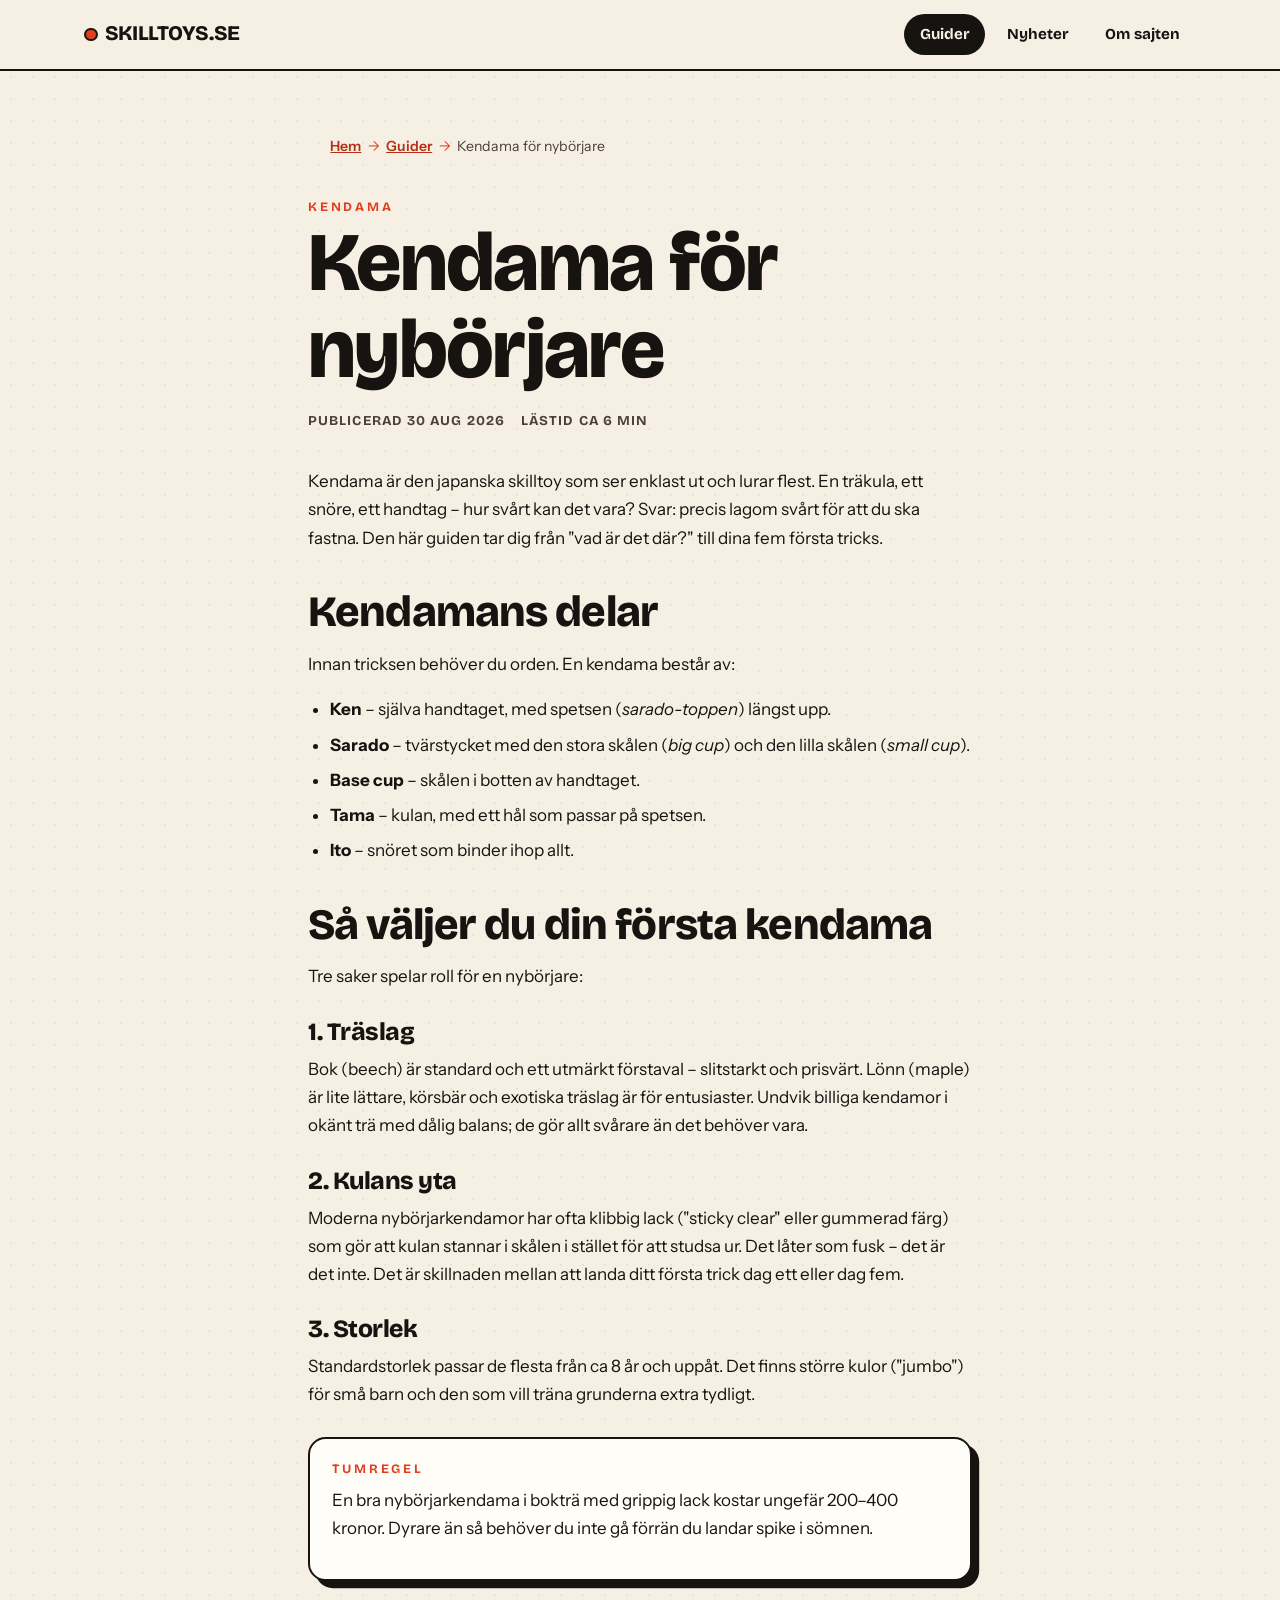
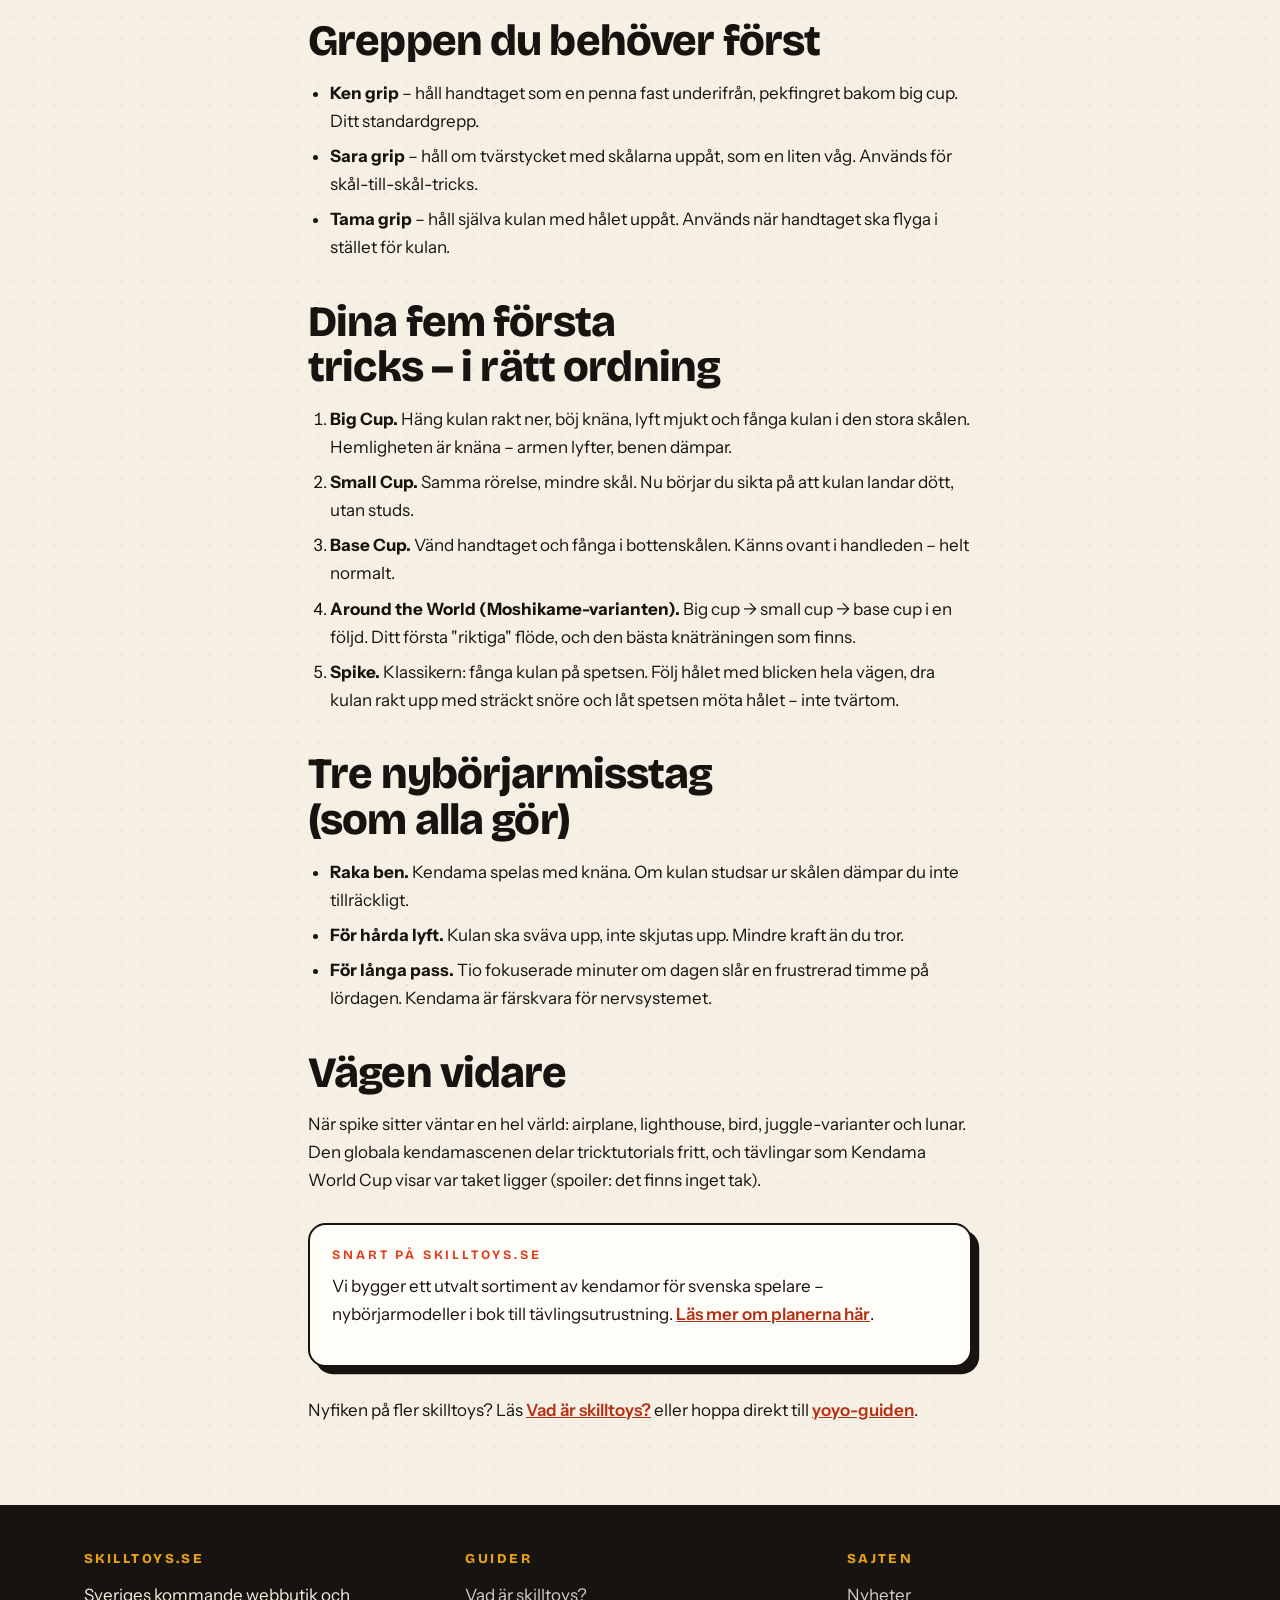
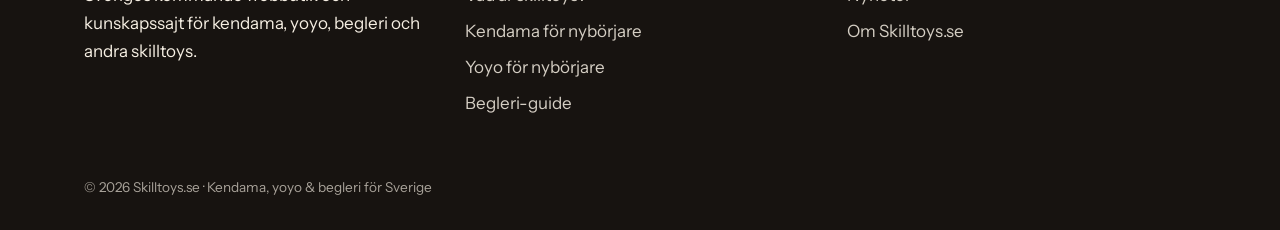
<file: guider/kendama-for-nyborjare/index.html>
<!DOCTYPE html>
<html lang="sv">
<head>
  <meta charset="utf-8">
  <meta name="viewport" content="width=device-width, initial-scale=1">
  <title>Kendama för nybörjare – välj rätt &amp; lär dig dina första tricks | Skilltoys.se</title>
  <meta name="description" content="Nybörjarguide till kendama på svenska: så väljer du din första kendama, grundgreppen och de fem första tricksen – från Big Cup till Spike.">
  <link rel="canonical" href="https://skilltoys.se/guider/kendama-for-nyborjare/">
  <meta property="og:type" content="article">
  <meta property="og:site_name" content="Skilltoys.se">
  <meta property="og:title" content="Kendama för nybörjare – välj rätt & lär dig dina första tricks">
  <meta property="og:description" content="Så väljer du din första kendama, grundgreppen och de fem första tricksen – från Big Cup till Spike.">
  <meta property="og:url" content="https://skilltoys.se/guider/kendama-for-nyborjare/">
  <meta property="og:locale" content="sv_SE">
  <meta property="og:image" content="https://skilltoys.se/og-image.png">
  <meta property="og:image:width" content="1200">
  <meta property="og:image:height" content="630">
  <meta name="twitter:card" content="summary_large_image">
  <link rel="icon" href="/favicon.svg" type="image/svg+xml">
  <link rel="preconnect" href="https://fonts.googleapis.com">
  <link rel="preconnect" href="https://fonts.gstatic.com" crossorigin>
  <link href="https://fonts.googleapis.com/css2?family=Bricolage+Grotesque:wght@400;700;800&family=Instrument+Sans:ital,wght@0,400;0,600;1,400&display=swap" rel="stylesheet">
  <link rel="stylesheet" href="/css/style.css">
  <script type="application/ld+json">
  {
    "@context": "https://schema.org",
    "@graph": [
      {
        "@type": "Article",
        "headline": "Kendama för nybörjare – välj rätt och lär dig dina första tricks",
        "description": "Så väljer du din första kendama, grundgreppen och de fem första tricksen – från Big Cup till Spike.",
        "inLanguage": "sv-SE",
        "datePublished": "2026-08-30",
        "dateModified": "2026-08-30",
        "author": { "@type": "Organization", "name": "Skilltoys.se" },
        "publisher": { "@id": "https://skilltoys.se/#organization" },
        "mainEntityOfPage": "https://skilltoys.se/guider/kendama-for-nyborjare/"
      },
      {
        "@type": "BreadcrumbList",
        "itemListElement": [
          { "@type": "ListItem", "position": 1, "name": "Hem", "item": "https://skilltoys.se/" },
          { "@type": "ListItem", "position": 2, "name": "Guider", "item": "https://skilltoys.se/guider/" },
          { "@type": "ListItem", "position": 3, "name": "Kendama för nybörjare" }
        ]
      }
    ]
  }
  </script>
</head>
<body>
  <a class="skip-link" href="#main">Hoppa till innehållet</a>

  <header class="site-header">
    <div class="site-header__inner">
      <a class="logo" href="/"><span class="logo__dot"></span>SKILLTOYS.SE</a>
      <nav class="site-nav" aria-label="Huvudmeny">
        <a href="/guider/" class="is-active">Guider</a>
        <a href="/nyheter/">Nyheter</a>
        <a href="/om/">Om sajten</a>
      </nav>
    </div>
  </header>

  <main id="main">
    <article class="article">
      <nav class="breadcrumb" aria-label="Brödsmulor">
        <ol>
          <li><a href="/">Hem</a></li>
          <li><a href="/guider/">Guider</a></li>
          <li aria-current="page">Kendama för nybörjare</li>
        </ol>
      </nav>

      <span class="kicker">Kendama</span>
      <h1>Kendama för nybörjare</h1>
      <div class="article__meta">
        <span>Publicerad 30 aug 2026</span>
        <span>Lästid ca 6 min</span>
      </div>

      <p>Kendama är den japanska skilltoy som ser enklast ut och lurar flest. En träkula, ett snöre, ett handtag – hur svårt kan det vara? Svar: precis lagom svårt för att du ska fastna. Den här guiden tar dig från "vad är det där?" till dina fem första tricks.</p>

      <h2>Kendamans delar</h2>
      <p>Innan tricksen behöver du orden. En kendama består av:</p>
      <ul>
        <li><strong>Ken</strong> – själva handtaget, med spetsen (<em>sarado-toppen</em>) längst upp.</li>
        <li><strong>Sarado</strong> – tvärstycket med den stora skålen (<em>big cup</em>) och den lilla skålen (<em>small cup</em>).</li>
        <li><strong>Base cup</strong> – skålen i botten av handtaget.</li>
        <li><strong>Tama</strong> – kulan, med ett hål som passar på spetsen.</li>
        <li><strong>Ito</strong> – snöret som binder ihop allt.</li>
      </ul>

      <h2>Så väljer du din första kendama</h2>
      <p>Tre saker spelar roll för en nybörjare:</p>
      <h3>1. Träslag</h3>
      <p>Bok (beech) är standard och ett utmärkt förstaval – slitstarkt och prisvärt. Lönn (maple) är lite lättare, körsbär och exotiska träslag är för entusiaster. Undvik billiga kendamor i okänt trä med dålig balans; de gör allt svårare än det behöver vara.</p>
      <h3>2. Kulans yta</h3>
      <p>Moderna nybörjarkendamor har ofta klibbig lack ("sticky clear" eller gummerad färg) som gör att kulan stannar i skålen i stället för att studsa ur. Det låter som fusk – det är det inte. Det är skillnaden mellan att landa ditt första trick dag ett eller dag fem.</p>
      <h3>3. Storlek</h3>
      <p>Standardstorlek passar de flesta från ca 8 år och uppåt. Det finns större kulor ("jumbo") för små barn och den som vill träna grunderna extra tydligt.</p>

      <div class="callout">
        <span class="kicker">Tumregel</span>
        <p>En bra nybörjarkendama i bokträ med grippig lack kostar ungefär 200–400 kronor. Dyrare än så behöver du inte gå förrän du landar spike i sömnen.</p>
      </div>

      <h2>Greppen du behöver först</h2>
      <ul>
        <li><strong>Ken grip</strong> – håll handtaget som en penna fast underifrån, pekfingret bakom big cup. Ditt standardgrepp.</li>
        <li><strong>Sara grip</strong> – håll om tvärstycket med skålarna uppåt, som en liten våg. Används för skål-till-skål-tricks.</li>
        <li><strong>Tama grip</strong> – håll själva kulan med hålet uppåt. Används när handtaget ska flyga i stället för kulan.</li>
      </ul>

      <h2>Dina fem första tricks – i rätt ordning</h2>
      <ol>
        <li><strong>Big Cup.</strong> Häng kulan rakt ner, böj knäna, lyft mjukt och fånga kulan i den stora skålen. Hemligheten är knäna – armen lyfter, benen dämpar.</li>
        <li><strong>Small Cup.</strong> Samma rörelse, mindre skål. Nu börjar du sikta på att kulan landar dött, utan studs.</li>
        <li><strong>Base Cup.</strong> Vänd handtaget och fånga i bottenskålen. Känns ovant i handleden – helt normalt.</li>
        <li><strong>Around the World (Moshikame-varianten).</strong> Big cup → small cup → base cup i en följd. Ditt första "riktiga" flöde, och den bästa knäträningen som finns.</li>
        <li><strong>Spike.</strong> Klassikern: fånga kulan på spetsen. Följ hålet med blicken hela vägen, dra kulan rakt upp med sträckt snöre och låt spetsen möta hålet – inte tvärtom.</li>
      </ol>

      <h2>Tre nybörjarmisstag (som alla gör)</h2>
      <ul>
        <li><strong>Raka ben.</strong> Kendama spelas med knäna. Om kulan studsar ur skålen dämpar du inte tillräckligt.</li>
        <li><strong>För hårda lyft.</strong> Kulan ska sväva upp, inte skjutas upp. Mindre kraft än du tror.</li>
        <li><strong>För långa pass.</strong> Tio fokuserade minuter om dagen slår en frustrerad timme på lördagen. Kendama är färskvara för nervsystemet.</li>
      </ul>

      <h2>Vägen vidare</h2>
      <p>När spike sitter väntar en hel värld: airplane, lighthouse, bird, juggle-varianter och lunar. Den globala kendamascenen delar tricktutorials fritt, och tävlingar som Kendama World Cup visar var taket ligger (spoiler: det finns inget tak).</p>

      <div class="callout">
        <span class="kicker">Snart på Skilltoys.se</span>
        <p>Vi bygger ett utvalt sortiment av kendamor för svenska spelare – nybörjarmodeller i bok till tävlingsutrustning. <a href="/nyheter/skilltoys-se-ar-pa-vag/">Läs mer om planerna här</a>.</p>
      </div>

      <p>Nyfiken på fler skilltoys? Läs <a href="/guider/vad-ar-skilltoys/">Vad är skilltoys?</a> eller hoppa direkt till <a href="/guider/yoyo-for-nyborjare/">yoyo-guiden</a>.</p>
    </article>
  </main>

  <footer class="site-footer">
    <div class="site-footer__inner">
      <div>
        <h4>Skilltoys.se</h4>
        <p>Sveriges kommande webbutik och kunskapssajt för kendama, yoyo, begleri och andra skilltoys.</p>
      </div>
      <div>
        <h4>Guider</h4>
        <ul>
          <li><a href="/guider/vad-ar-skilltoys/">Vad är skilltoys?</a></li>
          <li><a href="/guider/kendama-for-nyborjare/">Kendama för nybörjare</a></li>
          <li><a href="/guider/yoyo-for-nyborjare/">Yoyo för nybörjare</a></li>
          <li><a href="/guider/begleri-guide/">Begleri-guide</a></li>
        </ul>
      </div>
      <div>
        <h4>Sajten</h4>
        <ul>
          <li><a href="/nyheter/">Nyheter</a></li>
          <li><a href="/om/">Om Skilltoys.se</a></li>
        </ul>
      </div>
    </div>
    <div class="site-footer__legal">© 2026 Skilltoys.se · Kendama, yoyo &amp; begleri för Sverige</div>
  </footer>
</body>
</html>
</file>
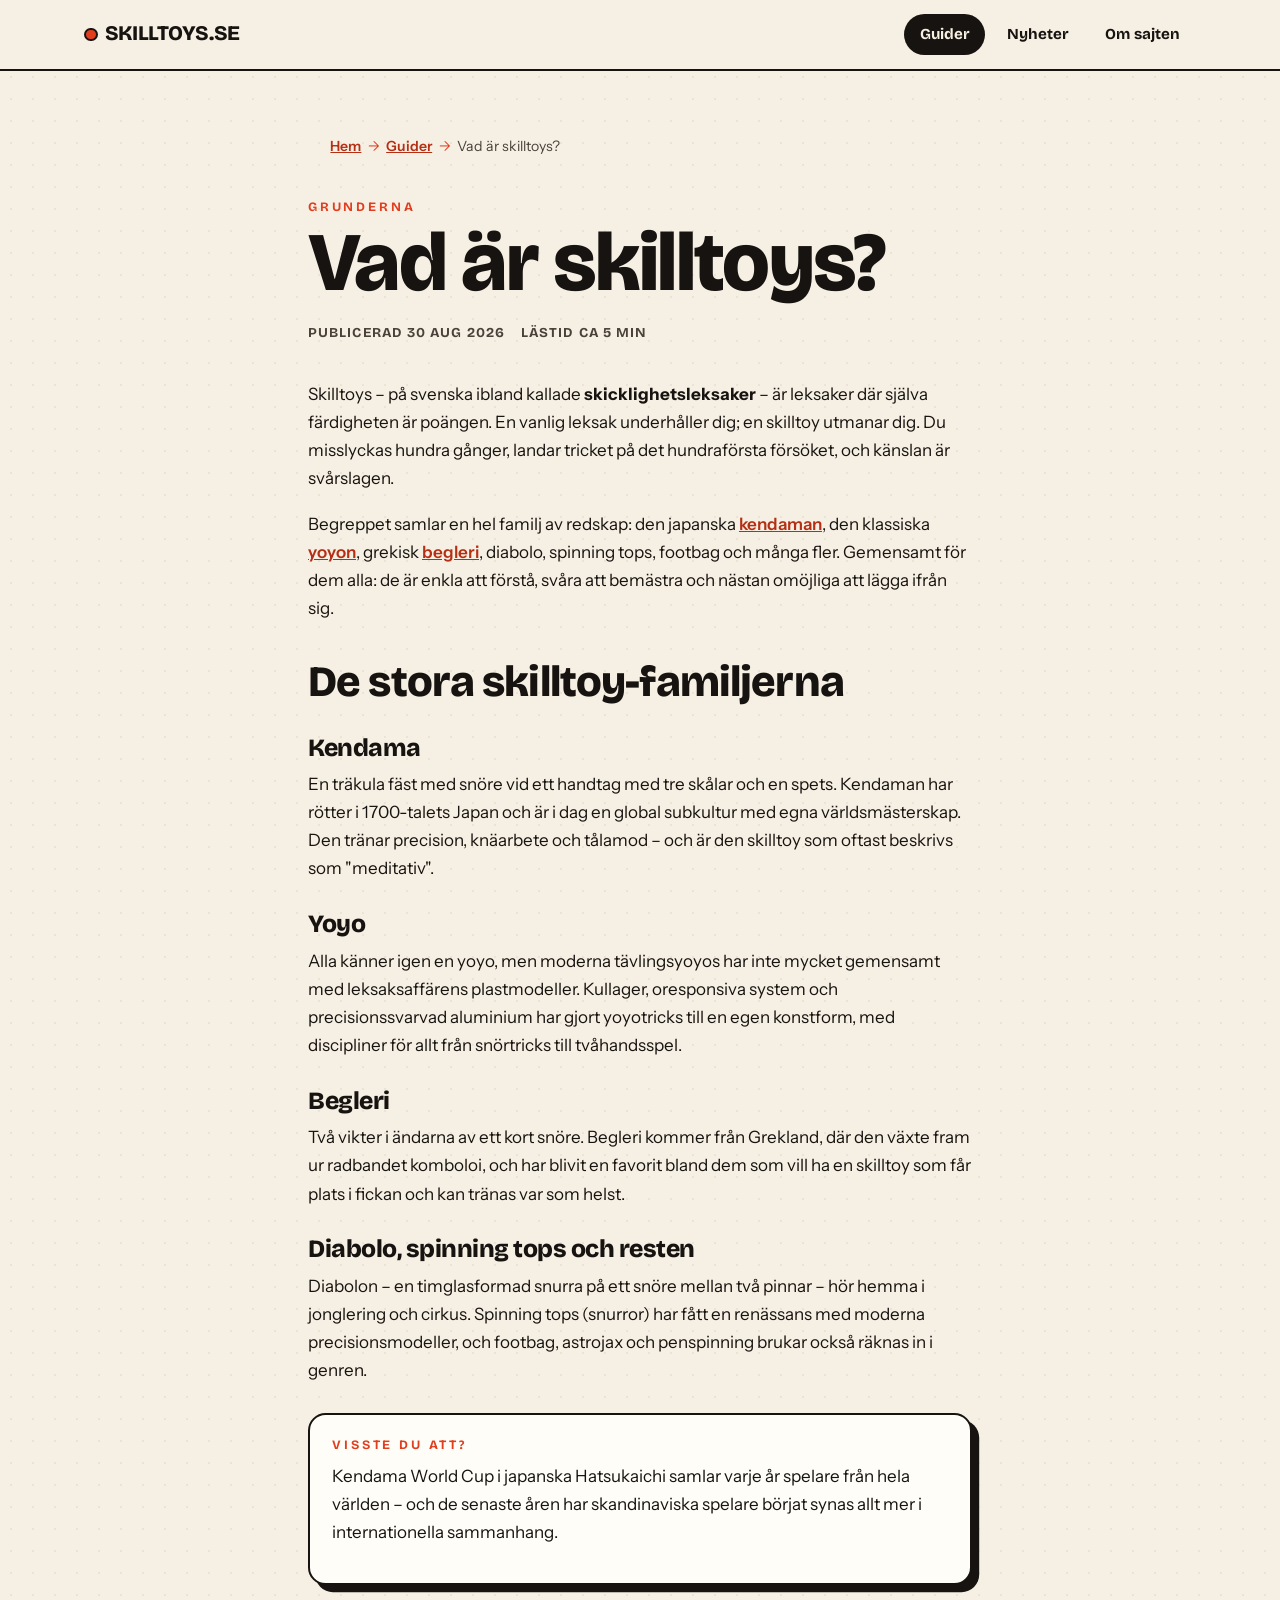
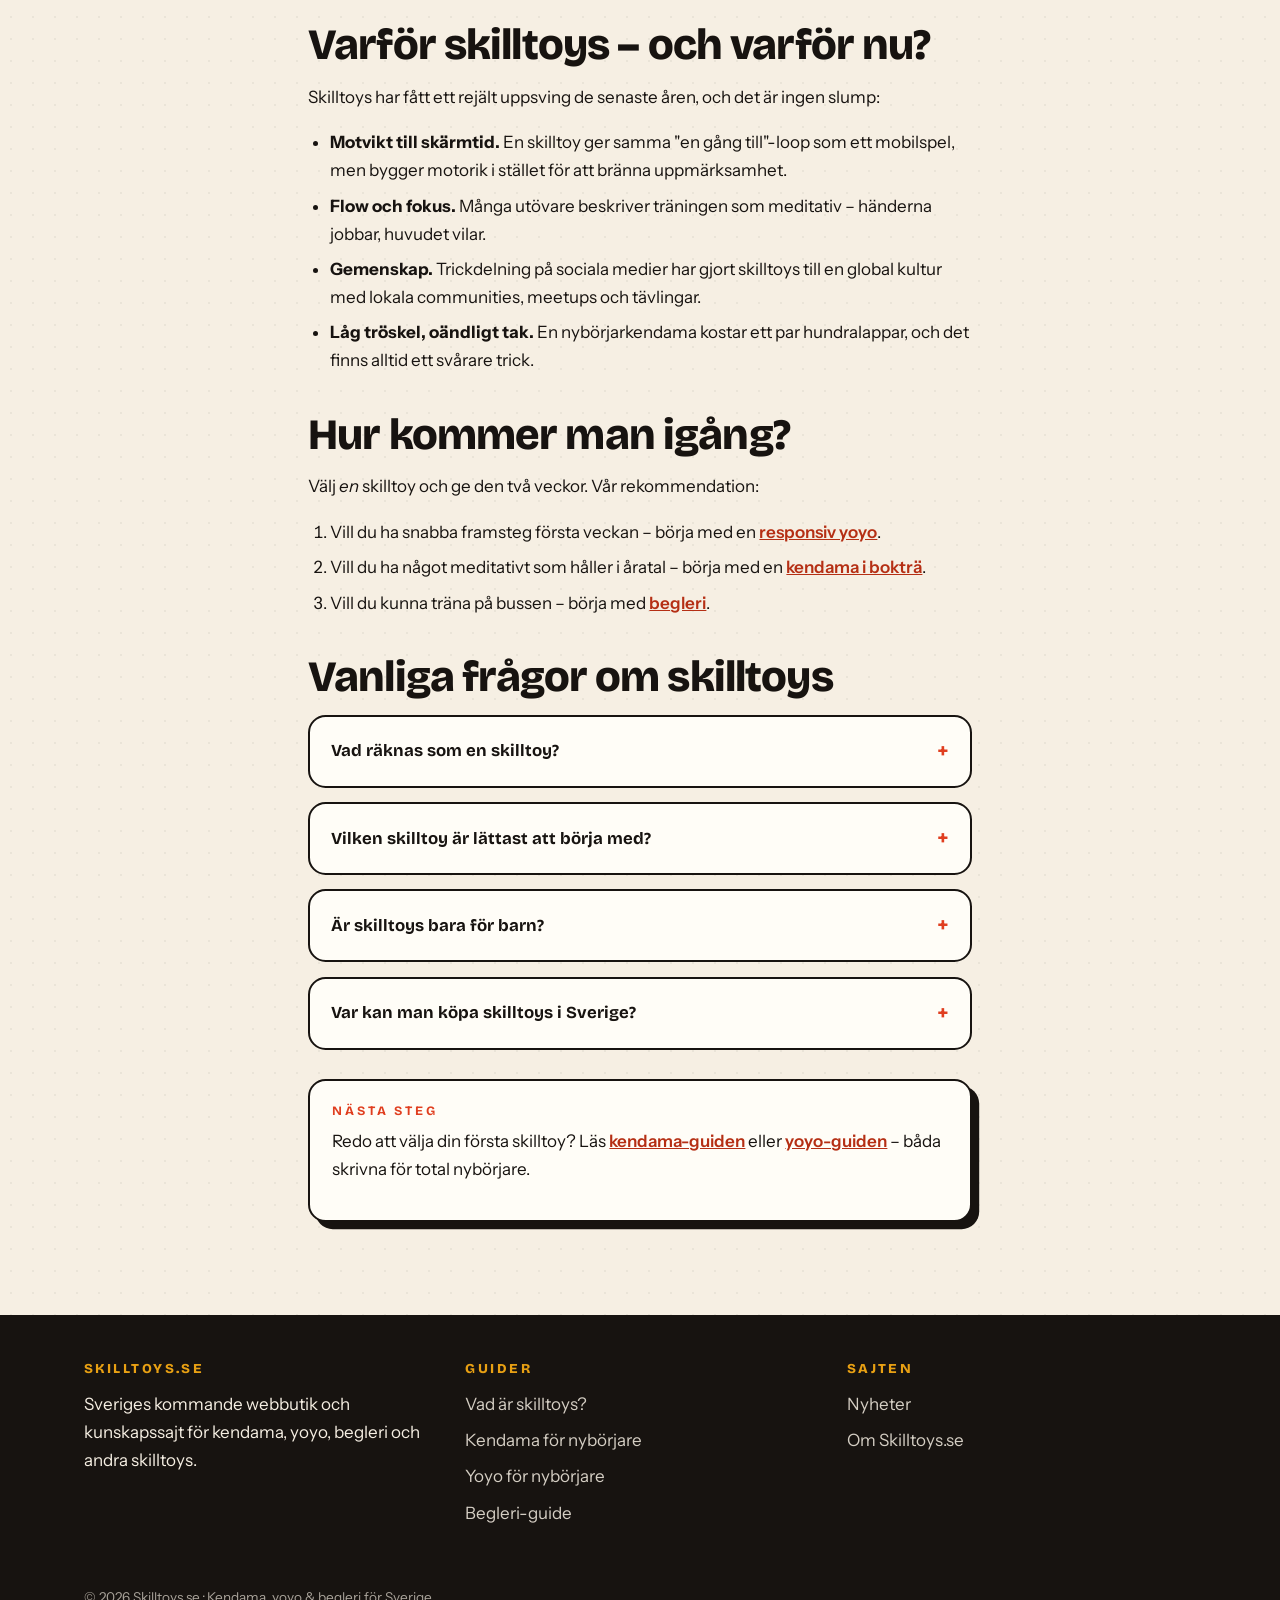
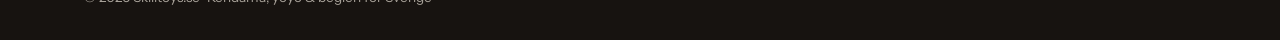
<file: guider/vad-ar-skilltoys/index.html>
<!DOCTYPE html>
<html lang="sv">
<head>
  <meta charset="utf-8">
  <meta name="viewport" content="width=device-width, initial-scale=1">
  <title>Vad är skilltoys? Komplett guide till skicklighetsleksaker | Skilltoys.se</title>
  <meta name="description" content="Vad är skilltoys egentligen? Vi förklarar genren: kendama, yoyo, begleri, spinning tops och diabolo – historien, kulturen och hur du kommer igång.">
  <link rel="canonical" href="https://skilltoys.se/guider/vad-ar-skilltoys/">
  <meta property="og:type" content="article">
  <meta property="og:site_name" content="Skilltoys.se">
  <meta property="og:title" content="Vad är skilltoys? Komplett guide till skicklighetsleksaker">
  <meta property="og:description" content="Kendama, yoyo, begleri, spinning tops och diabolo – historien, kulturen och hur du kommer igång.">
  <meta property="og:url" content="https://skilltoys.se/guider/vad-ar-skilltoys/">
  <meta property="og:locale" content="sv_SE">
  <meta property="og:image" content="https://skilltoys.se/og-image.png">
  <meta property="og:image:width" content="1200">
  <meta property="og:image:height" content="630">
  <meta name="twitter:card" content="summary_large_image">
  <link rel="icon" href="/favicon.svg" type="image/svg+xml">
  <link rel="preconnect" href="https://fonts.googleapis.com">
  <link rel="preconnect" href="https://fonts.gstatic.com" crossorigin>
  <link href="https://fonts.googleapis.com/css2?family=Bricolage+Grotesque:wght@400;700;800&family=Instrument+Sans:ital,wght@0,400;0,600;1,400&display=swap" rel="stylesheet">
  <link rel="stylesheet" href="/css/style.css">
  <script type="application/ld+json">
  {
    "@context": "https://schema.org",
    "@graph": [
      {
        "@type": "Article",
        "headline": "Vad är skilltoys? Komplett guide till skicklighetsleksaker",
        "description": "Kendama, yoyo, begleri, spinning tops och diabolo – historien, kulturen och hur du kommer igång.",
        "inLanguage": "sv-SE",
        "datePublished": "2026-08-30",
        "dateModified": "2026-08-30",
        "author": { "@type": "Organization", "name": "Skilltoys.se" },
        "publisher": { "@id": "https://skilltoys.se/#organization" },
        "mainEntityOfPage": "https://skilltoys.se/guider/vad-ar-skilltoys/"
      },
      {
        "@type": "BreadcrumbList",
        "itemListElement": [
          { "@type": "ListItem", "position": 1, "name": "Hem", "item": "https://skilltoys.se/" },
          { "@type": "ListItem", "position": 2, "name": "Guider", "item": "https://skilltoys.se/guider/" },
          { "@type": "ListItem", "position": 3, "name": "Vad är skilltoys?" }
        ]
      },
      {
        "@type": "FAQPage",
        "mainEntity": [
          {
            "@type": "Question",
            "name": "Vad räknas som en skilltoy?",
            "acceptedAnswer": { "@type": "Answer", "text": "En skilltoy är en leksak som kräver övning för att bemästras och där själva färdigheten är poängen. Klassiska exempel är kendama, yoyo, begleri, diabolo, spinning tops, footbag och astrojax." }
          },
          {
            "@type": "Question",
            "name": "Vilken skilltoy är lättast att börja med?",
            "acceptedAnswer": { "@type": "Answer", "text": "En responsiv yoyo eller en kendama är de vanligaste startpunkterna. Yoyon ger snabba framsteg de första dagarna, medan kendaman belönar tålamod och är lätt att plocka upp i korta pass." }
          },
          {
            "@type": "Question",
            "name": "Är skilltoys bara för barn?",
            "acceptedAnswer": { "@type": "Answer", "text": "Nej. Dagens skilltoy-kultur drivs till stor del av vuxna utövare. Tävlingar som Kendama World Cup och yoyo-VM domineras av tonåringar och vuxna, och många använder skilltoys som avkoppling och fokusträning." }
          },
          {
            "@type": "Question",
            "name": "Var kan man köpa skilltoys i Sverige?",
            "acceptedAnswer": { "@type": "Answer", "text": "Utbudet i svenska butiker är begränsat, och många beställer i dag från utländska specialistbutiker. Skilltoys.se arbetar på att ändra det – en svensk webbutik med utvalda kendamor, yoyos och begleri är på väg." }
          }
        ]
      }
    ]
  }
  </script>
</head>
<body>
  <a class="skip-link" href="#main">Hoppa till innehållet</a>

  <header class="site-header">
    <div class="site-header__inner">
      <a class="logo" href="/"><span class="logo__dot"></span>SKILLTOYS.SE</a>
      <nav class="site-nav" aria-label="Huvudmeny">
        <a href="/guider/" class="is-active">Guider</a>
        <a href="/nyheter/">Nyheter</a>
        <a href="/om/">Om sajten</a>
      </nav>
    </div>
  </header>

  <main id="main">
    <article class="article">
      <nav class="breadcrumb" aria-label="Brödsmulor">
        <ol>
          <li><a href="/">Hem</a></li>
          <li><a href="/guider/">Guider</a></li>
          <li aria-current="page">Vad är skilltoys?</li>
        </ol>
      </nav>

      <span class="kicker">Grunderna</span>
      <h1>Vad är skilltoys?</h1>
      <div class="article__meta">
        <span>Publicerad 30 aug 2026</span>
        <span>Lästid ca 5 min</span>
      </div>

      <p>Skilltoys – på svenska ibland kallade <strong>skicklighetsleksaker</strong> – är leksaker där själva färdigheten är poängen. En vanlig leksak underhåller dig; en skilltoy utmanar dig. Du misslyckas hundra gånger, landar tricket på det hundraförsta försöket, och känslan är svårslagen.</p>

      <p>Begreppet samlar en hel familj av redskap: den japanska <a href="/guider/kendama-for-nyborjare/">kendaman</a>, den klassiska <a href="/guider/yoyo-for-nyborjare/">yoyon</a>, grekisk <a href="/guider/begleri-guide/">begleri</a>, diabolo, spinning tops, footbag och många fler. Gemensamt för dem alla: de är enkla att förstå, svåra att bemästra och nästan omöjliga att lägga ifrån sig.</p>

      <h2>De stora skilltoy-familjerna</h2>

      <h3>Kendama</h3>
      <p>En träkula fäst med snöre vid ett handtag med tre skålar och en spets. Kendaman har rötter i 1700-talets Japan och är i dag en global subkultur med egna världsmästerskap. Den tränar precision, knäarbete och tålamod – och är den skilltoy som oftast beskrivs som "meditativ".</p>

      <h3>Yoyo</h3>
      <p>Alla känner igen en yoyo, men moderna tävlingsyoyos har inte mycket gemensamt med leksaksaffärens plastmodeller. Kullager, oresponsiva system och precisionssvarvad aluminium har gjort yoyotricks till en egen konstform, med discipliner för allt från snörtricks till tvåhandsspel.</p>

      <h3>Begleri</h3>
      <p>Två vikter i ändarna av ett kort snöre. Begleri kommer från Grekland, där den växte fram ur radbandet komboloi, och har blivit en favorit bland dem som vill ha en skilltoy som får plats i fickan och kan tränas var som helst.</p>

      <h3>Diabolo, spinning tops och resten</h3>
      <p>Diabolon – en timglas­formad snurra på ett snöre mellan två pinnar – hör hemma i jonglering och cirkus. Spinning tops (snurror) har fått en renässans med moderna precisionsmodeller, och footbag, astrojax och penspinning brukar också räknas in i genren.</p>

      <div class="callout">
        <span class="kicker">Visste du att?</span>
        <p>Kendama World Cup i japanska Hatsukaichi samlar varje år spelare från hela världen – och de senaste åren har skandinaviska spelare börjat synas allt mer i internationella sammanhang.</p>
      </div>

      <h2>Varför skilltoys – och varför nu?</h2>
      <p>Skilltoys har fått ett rejält uppsving de senaste åren, och det är ingen slump:</p>
      <ul>
        <li><strong>Motvikt till skärmtid.</strong> En skilltoy ger samma "en gång till"-loop som ett mobilspel, men bygger motorik i stället för att bränna uppmärksamhet.</li>
        <li><strong>Flow och fokus.</strong> Många utövare beskriver träningen som meditativ – händerna jobbar, huvudet vilar.</li>
        <li><strong>Gemenskap.</strong> Trickdelning på sociala medier har gjort skilltoys till en global kultur med lokala communities, meetups och tävlingar.</li>
        <li><strong>Låg tröskel, oändligt tak.</strong> En nybörjarkendama kostar ett par hundralappar, och det finns alltid ett svårare trick.</li>
      </ul>

      <h2>Hur kommer man igång?</h2>
      <p>Välj <em>en</em> skilltoy och ge den två veckor. Vår rekommendation:</p>
      <ol>
        <li>Vill du ha snabba framsteg första veckan – börja med en <a href="/guider/yoyo-for-nyborjare/">responsiv yoyo</a>.</li>
        <li>Vill du ha något meditativt som håller i åratal – börja med en <a href="/guider/kendama-for-nyborjare/">kendama i bokträ</a>.</li>
        <li>Vill du kunna träna på bussen – börja med <a href="/guider/begleri-guide/">begleri</a>.</li>
      </ol>

      <h2>Vanliga frågor om skilltoys</h2>
      <div class="faq">
        <details>
          <summary>Vad räknas som en skilltoy?</summary>
          <div><p>En leksak som kräver övning för att bemästras och där själva färdigheten är poängen. Klassiska exempel är kendama, yoyo, begleri, diabolo, spinning tops, footbag och astrojax.</p></div>
        </details>
        <details>
          <summary>Vilken skilltoy är lättast att börja med?</summary>
          <div><p>En responsiv yoyo eller en kendama. Yoyon ger snabba framsteg de första dagarna, medan kendaman belönar tålamod och passar korta träningspass.</p></div>
        </details>
        <details>
          <summary>Är skilltoys bara för barn?</summary>
          <div><p>Nej – dagens skilltoy-kultur drivs till stor del av vuxna. Internationella tävlingar domineras av tonåringar och vuxna, och många använder skilltoys som avkoppling och fokusträning.</p></div>
        </details>
        <details>
          <summary>Var kan man köpa skilltoys i Sverige?</summary>
          <div><p>Utbudet i svenska butiker är begränsat och många beställer från utlandet. Skilltoys.se arbetar på att ändra det – en svensk webbutik är på väg.</p></div>
        </details>
      </div>

      <div class="callout">
        <span class="kicker">Nästa steg</span>
        <p>Redo att välja din första skilltoy? Läs <a href="/guider/kendama-for-nyborjare/">kendama-guiden</a> eller <a href="/guider/yoyo-for-nyborjare/">yoyo-guiden</a> – båda skrivna för total nybörjare.</p>
      </div>
    </article>
  </main>

  <footer class="site-footer">
    <div class="site-footer__inner">
      <div>
        <h4>Skilltoys.se</h4>
        <p>Sveriges kommande webbutik och kunskapssajt för kendama, yoyo, begleri och andra skilltoys.</p>
      </div>
      <div>
        <h4>Guider</h4>
        <ul>
          <li><a href="/guider/vad-ar-skilltoys/">Vad är skilltoys?</a></li>
          <li><a href="/guider/kendama-for-nyborjare/">Kendama för nybörjare</a></li>
          <li><a href="/guider/yoyo-for-nyborjare/">Yoyo för nybörjare</a></li>
          <li><a href="/guider/begleri-guide/">Begleri-guide</a></li>
        </ul>
      </div>
      <div>
        <h4>Sajten</h4>
        <ul>
          <li><a href="/nyheter/">Nyheter</a></li>
          <li><a href="/om/">Om Skilltoys.se</a></li>
        </ul>
      </div>
    </div>
    <div class="site-footer__legal">© 2026 Skilltoys.se · Kendama, yoyo &amp; begleri för Sverige</div>
  </footer>
</body>
</html>
</file>
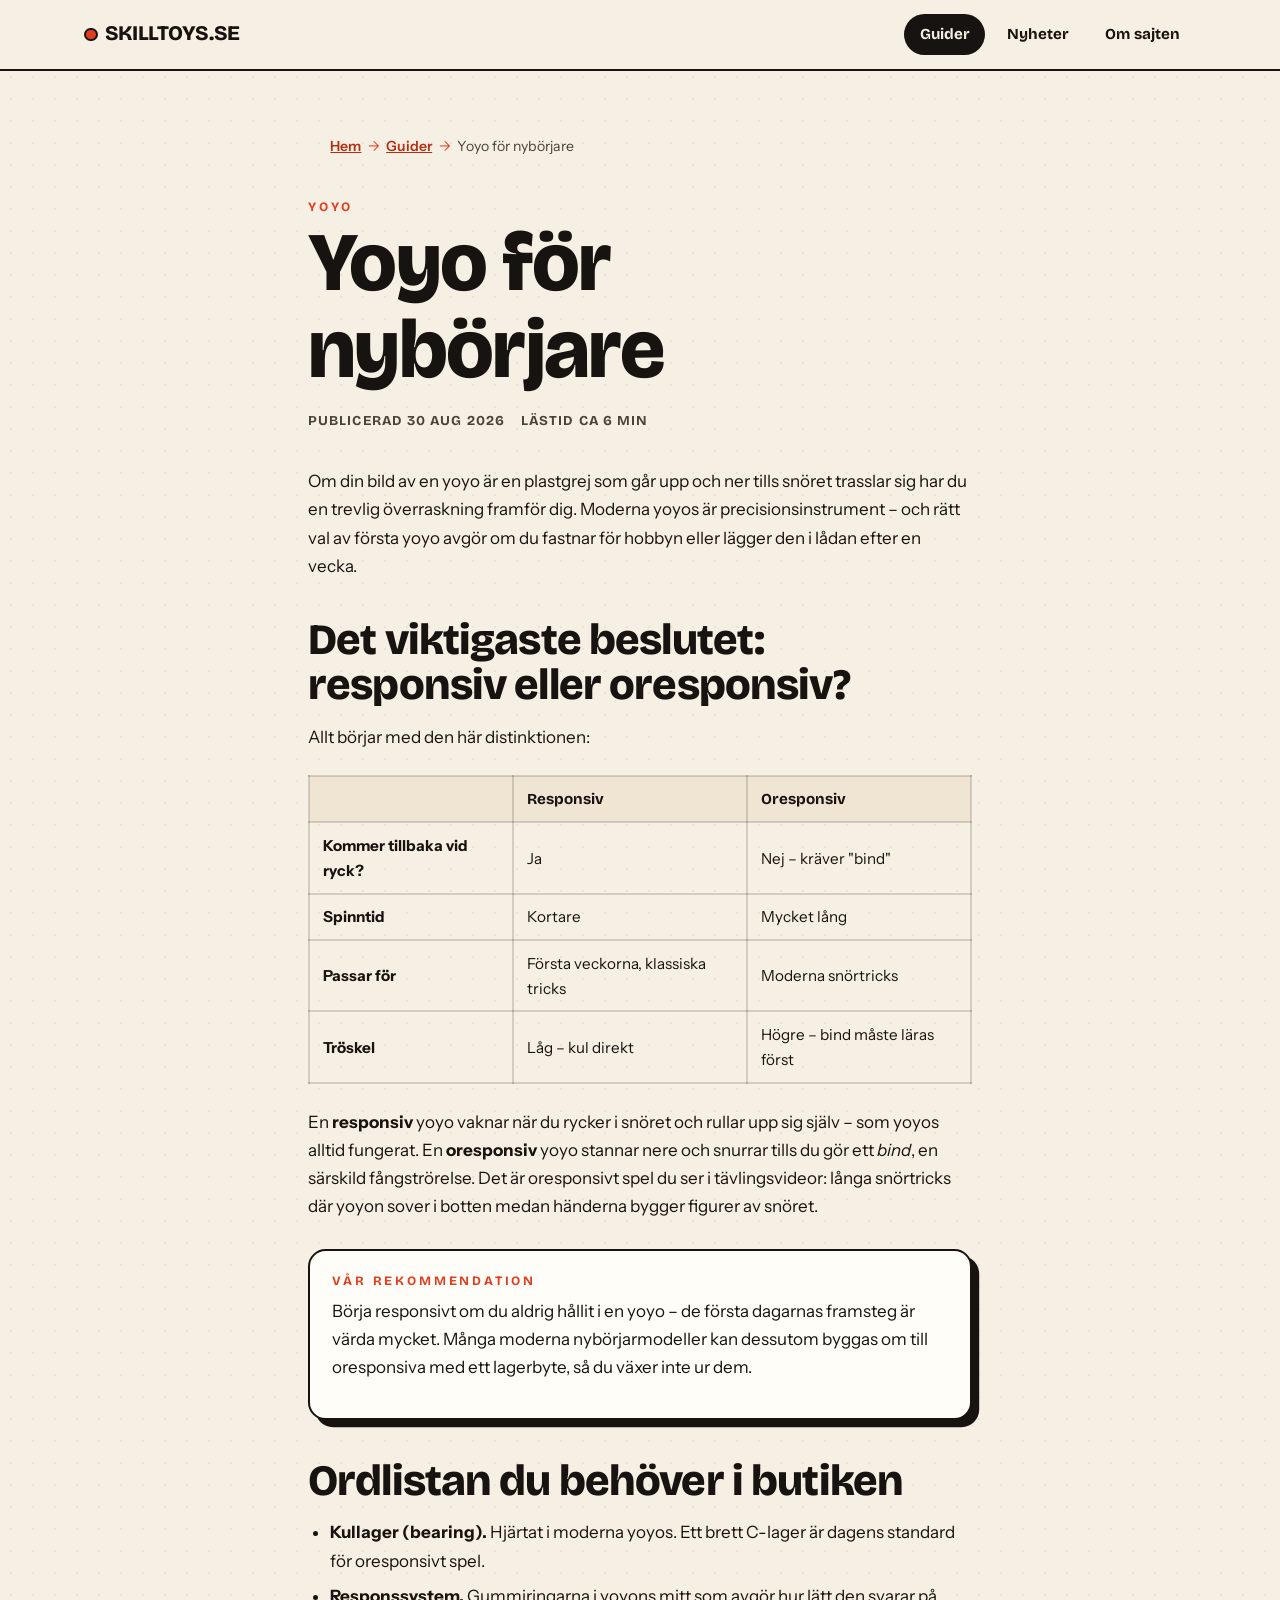
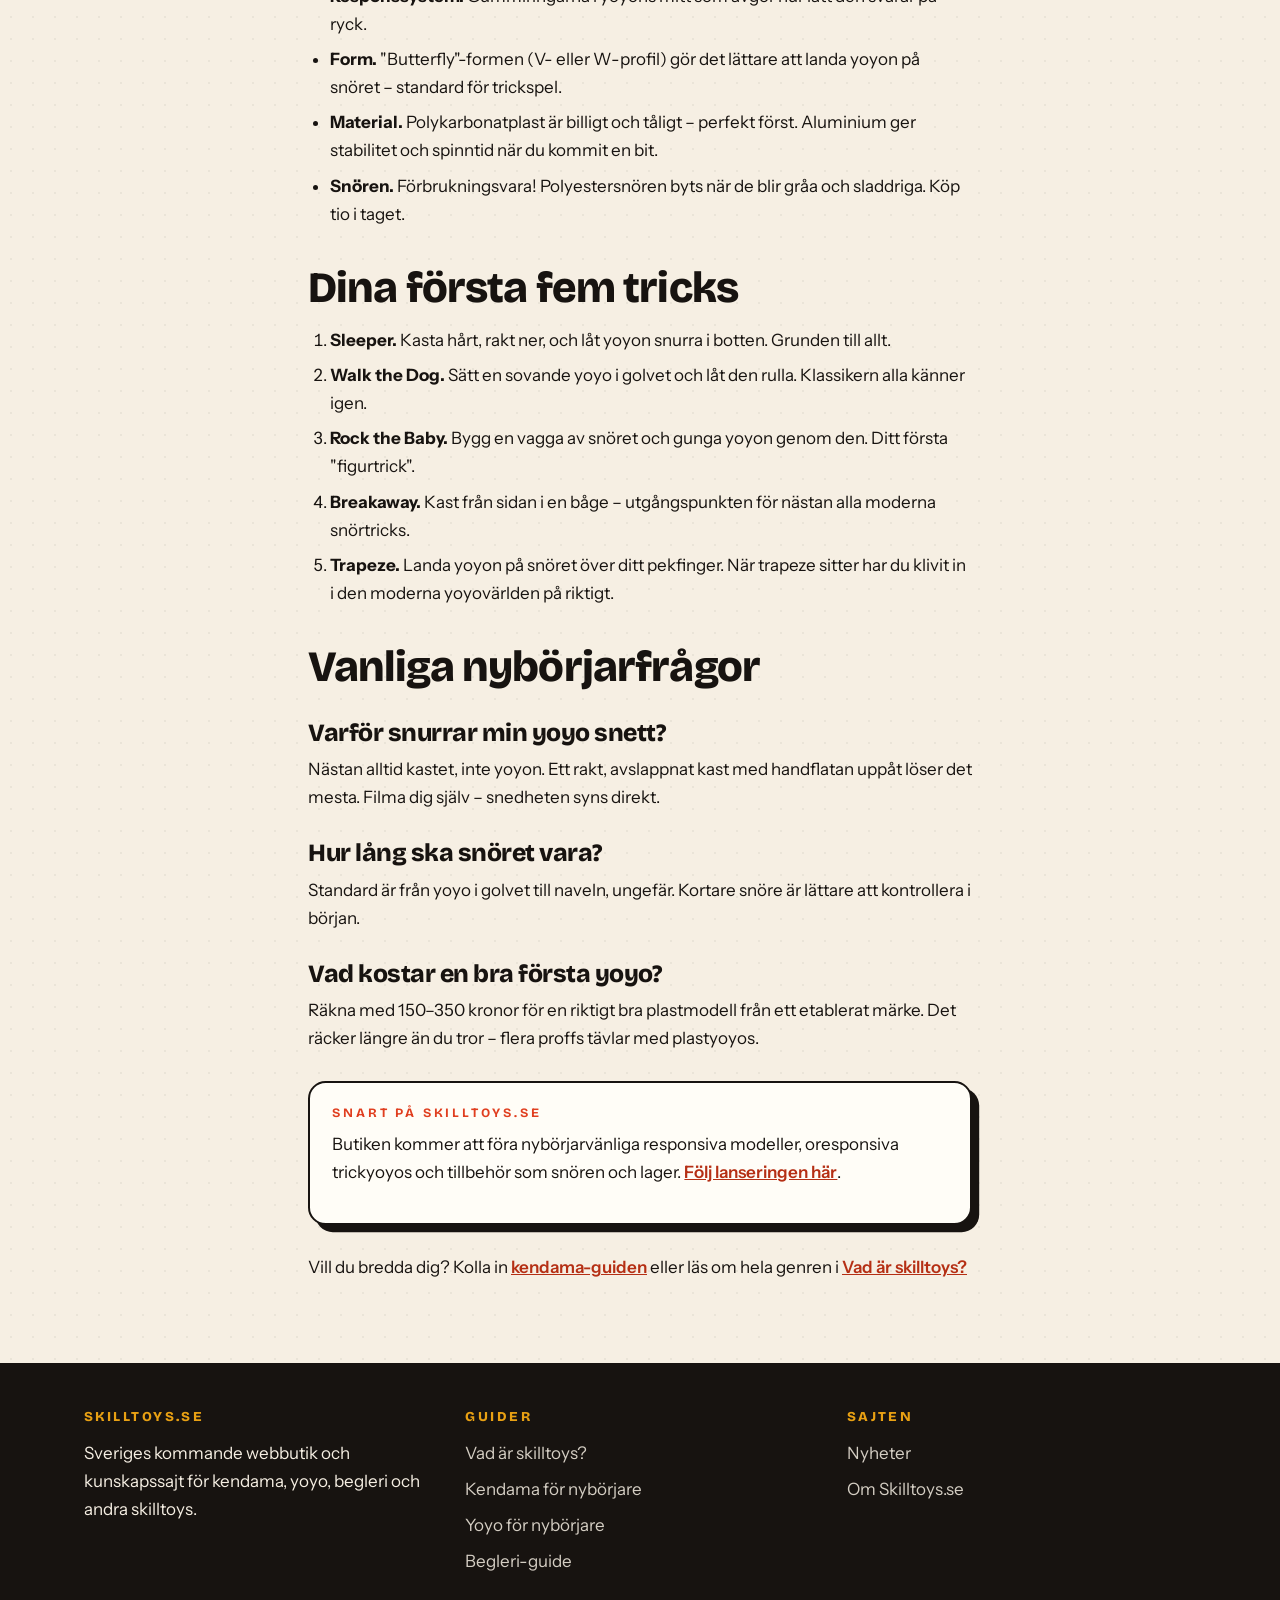
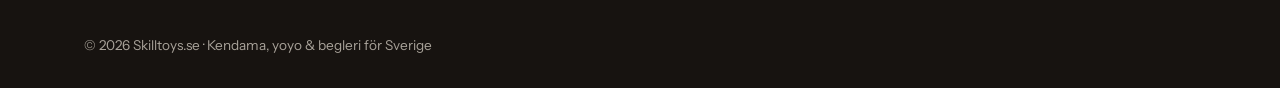
<file: guider/yoyo-for-nyborjare/index.html>
<!DOCTYPE html>
<html lang="sv">
<head>
  <meta charset="utf-8">
  <meta name="viewport" content="width=device-width, initial-scale=1">
  <title>Yoyo för nybörjare – responsiv eller oresponsiv? | Skilltoys.se</title>
  <meta name="description" content="Köpguide och nybörjarguide till yoyo på svenska: skillnaden mellan responsiv och oresponsiv yoyo, vad kullager och responssystem betyder och vilka tricks du lär dig först.">
  <link rel="canonical" href="https://skilltoys.se/guider/yoyo-for-nyborjare/">
  <meta property="og:type" content="article">
  <meta property="og:site_name" content="Skilltoys.se">
  <meta property="og:title" content="Yoyo för nybörjare – responsiv eller oresponsiv?">
  <meta property="og:description" content="Skillnaden mellan responsiv och oresponsiv yoyo, vad kullager betyder och vilka tricks du lär dig först.">
  <meta property="og:url" content="https://skilltoys.se/guider/yoyo-for-nyborjare/">
  <meta property="og:locale" content="sv_SE">
  <meta property="og:image" content="https://skilltoys.se/og-image.png">
  <meta property="og:image:width" content="1200">
  <meta property="og:image:height" content="630">
  <meta name="twitter:card" content="summary_large_image">
  <link rel="icon" href="/favicon.svg" type="image/svg+xml">
  <link rel="preconnect" href="https://fonts.googleapis.com">
  <link rel="preconnect" href="https://fonts.gstatic.com" crossorigin>
  <link href="https://fonts.googleapis.com/css2?family=Bricolage+Grotesque:wght@400;700;800&family=Instrument+Sans:ital,wght@0,400;0,600;1,400&display=swap" rel="stylesheet">
  <link rel="stylesheet" href="/css/style.css">
  <script type="application/ld+json">
  {
    "@context": "https://schema.org",
    "@graph": [
      {
        "@type": "Article",
        "headline": "Yoyo för nybörjare – responsiv eller oresponsiv?",
        "description": "Skillnaden mellan responsiv och oresponsiv yoyo, vad kullager betyder och vilka tricks du lär dig först.",
        "inLanguage": "sv-SE",
        "datePublished": "2026-08-30",
        "dateModified": "2026-08-30",
        "author": { "@type": "Organization", "name": "Skilltoys.se" },
        "publisher": { "@id": "https://skilltoys.se/#organization" },
        "mainEntityOfPage": "https://skilltoys.se/guider/yoyo-for-nyborjare/"
      },
      {
        "@type": "BreadcrumbList",
        "itemListElement": [
          { "@type": "ListItem", "position": 1, "name": "Hem", "item": "https://skilltoys.se/" },
          { "@type": "ListItem", "position": 2, "name": "Guider", "item": "https://skilltoys.se/guider/" },
          { "@type": "ListItem", "position": 3, "name": "Yoyo för nybörjare" }
        ]
      }
    ]
  }
  </script>
</head>
<body>
  <a class="skip-link" href="#main">Hoppa till innehållet</a>

  <header class="site-header">
    <div class="site-header__inner">
      <a class="logo" href="/"><span class="logo__dot"></span>SKILLTOYS.SE</a>
      <nav class="site-nav" aria-label="Huvudmeny">
        <a href="/guider/" class="is-active">Guider</a>
        <a href="/nyheter/">Nyheter</a>
        <a href="/om/">Om sajten</a>
      </nav>
    </div>
  </header>

  <main id="main">
    <article class="article">
      <nav class="breadcrumb" aria-label="Brödsmulor">
        <ol>
          <li><a href="/">Hem</a></li>
          <li><a href="/guider/">Guider</a></li>
          <li aria-current="page">Yoyo för nybörjare</li>
        </ol>
      </nav>

      <span class="kicker">Yoyo</span>
      <h1>Yoyo för nybörjare</h1>
      <div class="article__meta">
        <span>Publicerad 30 aug 2026</span>
        <span>Lästid ca 6 min</span>
      </div>

      <p>Om din bild av en yoyo är en plastgrej som går upp och ner tills snöret trasslar sig har du en trevlig överraskning framför dig. Moderna yoyos är precisionsinstrument – och rätt val av första yoyo avgör om du fastnar för hobbyn eller lägger den i lådan efter en vecka.</p>

      <h2>Det viktigaste beslutet: responsiv eller oresponsiv?</h2>
      <p>Allt börjar med den här distinktionen:</p>
      <table>
        <thead>
          <tr><th></th><th>Responsiv</th><th>Oresponsiv</th></tr>
        </thead>
        <tbody>
          <tr><td><strong>Kommer tillbaka vid ryck?</strong></td><td>Ja</td><td>Nej – kräver "bind"</td></tr>
          <tr><td><strong>Spinntid</strong></td><td>Kortare</td><td>Mycket lång</td></tr>
          <tr><td><strong>Passar för</strong></td><td>Första veckorna, klassiska tricks</td><td>Moderna snörtricks</td></tr>
          <tr><td><strong>Tröskel</strong></td><td>Låg – kul direkt</td><td>Högre – bind måste läras först</td></tr>
        </tbody>
      </table>
      <p>En <strong>responsiv</strong> yoyo vaknar när du rycker i snöret och rullar upp sig själv – som yoyos alltid fungerat. En <strong>oresponsiv</strong> yoyo stannar nere och snurrar tills du gör ett <em>bind</em>, en särskild fångströrelse. Det är oresponsivt spel du ser i tävlingsvideor: långa snörtricks där yoyon sover i botten medan händerna bygger figurer av snöret.</p>

      <div class="callout">
        <span class="kicker">Vår rekommendation</span>
        <p>Börja responsivt om du aldrig hållit i en yoyo – de första dagarnas framsteg är värda mycket. Många moderna nybörjarmodeller kan dessutom byggas om till oresponsiva med ett lagerbyte, så du växer inte ur dem.</p>
      </div>

      <h2>Ordlistan du behöver i butiken</h2>
      <ul>
        <li><strong>Kullager (bearing).</strong> Hjärtat i moderna yoyos. Ett brett C-lager är dagens standard för oresponsivt spel.</li>
        <li><strong>Responssystem.</strong> Gummiringarna i yoyons mitt som avgör hur lätt den svarar på ryck.</li>
        <li><strong>Form.</strong> "Butterfly"-formen (V- eller W-profil) gör det lättare att landa yoyon på snöret – standard för trickspel.</li>
        <li><strong>Material.</strong> Polykarbonatplast är billigt och tåligt – perfekt först. Aluminium ger stabilitet och spinntid när du kommit en bit.</li>
        <li><strong>Snören.</strong> Förbrukningsvara! Polyestersnören byts när de blir gråa och sladdriga. Köp tio i taget.</li>
      </ul>

      <h2>Dina första fem tricks</h2>
      <ol>
        <li><strong>Sleeper.</strong> Kasta hårt, rakt ner, och låt yoyon snurra i botten. Grunden till allt.</li>
        <li><strong>Walk the Dog.</strong> Sätt en sovande yoyo i golvet och låt den rulla. Klassikern alla känner igen.</li>
        <li><strong>Rock the Baby.</strong> Bygg en vagga av snöret och gunga yoyon genom den. Ditt första "figurtrick".</li>
        <li><strong>Breakaway.</strong> Kast från sidan i en båge – utgångspunkten för nästan alla moderna snörtricks.</li>
        <li><strong>Trapeze.</strong> Landa yoyon på snöret över ditt pekfinger. När trapeze sitter har du klivit in i den moderna yoyovärlden på riktigt.</li>
      </ol>

      <h2>Vanliga nybörjarfrågor</h2>
      <h3>Varför snurrar min yoyo snett?</h3>
      <p>Nästan alltid kastet, inte yoyon. Ett rakt, avslappnat kast med handflatan uppåt löser det mesta. Filma dig själv – snedheten syns direkt.</p>
      <h3>Hur lång ska snöret vara?</h3>
      <p>Standard är från yoyo i golvet till naveln, ungefär. Kortare snöre är lättare att kontrollera i början.</p>
      <h3>Vad kostar en bra första yoyo?</h3>
      <p>Räkna med 150–350 kronor för en riktigt bra plastmodell från ett etablerat märke. Det räcker längre än du tror – flera proffs tävlar med plastyoyos.</p>

      <div class="callout">
        <span class="kicker">Snart på Skilltoys.se</span>
        <p>Butiken kommer att föra nybörjarvänliga responsiva modeller, oresponsiva trickyoyos och tillbehör som snören och lager. <a href="/nyheter/skilltoys-se-ar-pa-vag/">Följ lanseringen här</a>.</p>
      </div>

      <p>Vill du bredda dig? Kolla in <a href="/guider/kendama-for-nyborjare/">kendama-guiden</a> eller läs om hela genren i <a href="/guider/vad-ar-skilltoys/">Vad är skilltoys?</a></p>
    </article>
  </main>

  <footer class="site-footer">
    <div class="site-footer__inner">
      <div>
        <h4>Skilltoys.se</h4>
        <p>Sveriges kommande webbutik och kunskapssajt för kendama, yoyo, begleri och andra skilltoys.</p>
      </div>
      <div>
        <h4>Guider</h4>
        <ul>
          <li><a href="/guider/vad-ar-skilltoys/">Vad är skilltoys?</a></li>
          <li><a href="/guider/kendama-for-nyborjare/">Kendama för nybörjare</a></li>
          <li><a href="/guider/yoyo-for-nyborjare/">Yoyo för nybörjare</a></li>
          <li><a href="/guider/begleri-guide/">Begleri-guide</a></li>
        </ul>
      </div>
      <div>
        <h4>Sajten</h4>
        <ul>
          <li><a href="/nyheter/">Nyheter</a></li>
          <li><a href="/om/">Om Skilltoys.se</a></li>
        </ul>
      </div>
    </div>
    <div class="site-footer__legal">© 2026 Skilltoys.se · Kendama, yoyo &amp; begleri för Sverige</div>
  </footer>
</body>
</html>
</file>
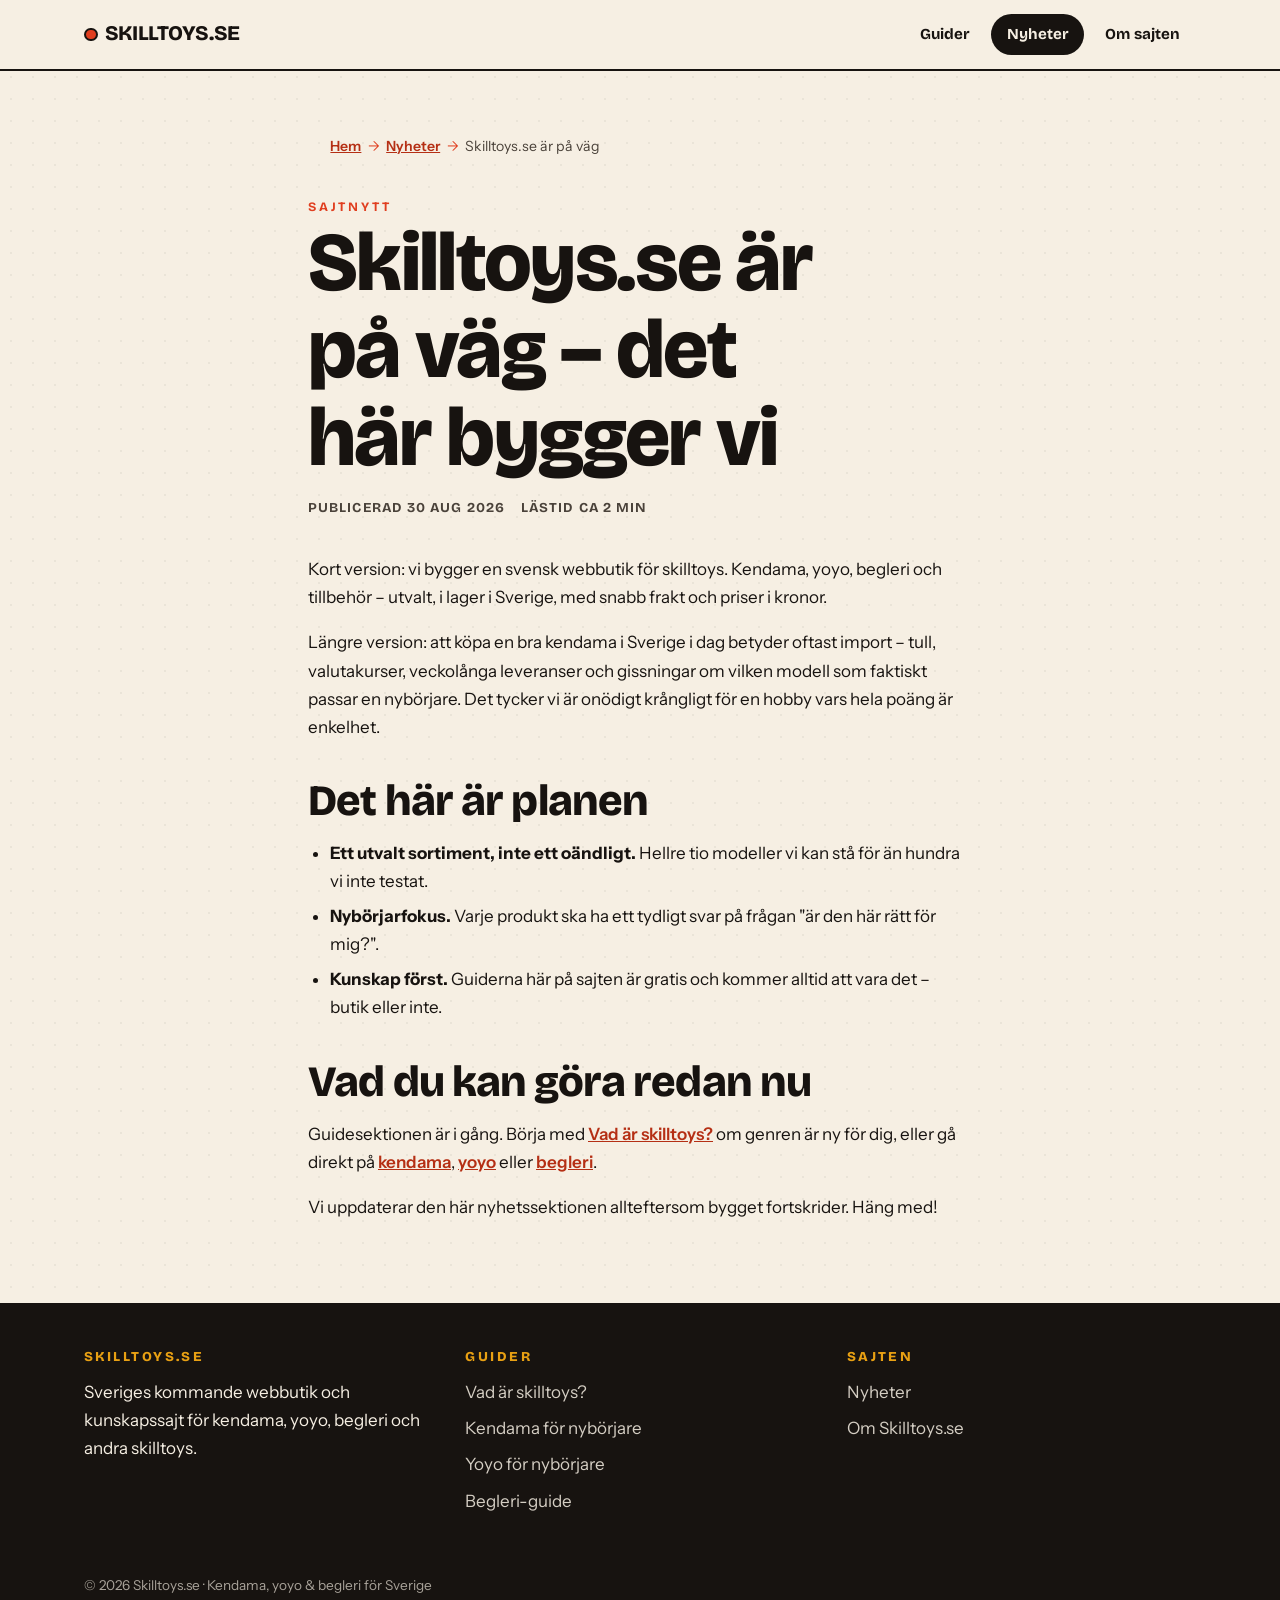
<file: nyheter/skilltoys-se-ar-pa-vag/index.html>
<!DOCTYPE html>
<html lang="sv">
<head>
  <meta charset="utf-8">
  <meta name="viewport" content="width=device-width, initial-scale=1">
  <title>Skilltoys.se är på väg – det här bygger vi | Skilltoys.se</title>
  <meta name="description" content="Skilltoys.se blir Sveriges webbutik för kendama, yoyo och begleri. Här är planen för lanseringen – och vad du kan läsa redan i dag.">
  <link rel="canonical" href="https://skilltoys.se/nyheter/skilltoys-se-ar-pa-vag/">
  <meta property="og:type" content="article">
  <meta property="og:site_name" content="Skilltoys.se">
  <meta property="og:title" content="Skilltoys.se är på väg – det här bygger vi">
  <meta property="og:description" content="Skilltoys.se blir Sveriges webbutik för kendama, yoyo och begleri. Här är planen för lanseringen.">
  <meta property="og:url" content="https://skilltoys.se/nyheter/skilltoys-se-ar-pa-vag/">
  <meta property="og:locale" content="sv_SE">
  <meta property="og:image" content="https://skilltoys.se/og-image.png">
  <meta property="og:image:width" content="1200">
  <meta property="og:image:height" content="630">
  <meta name="twitter:card" content="summary_large_image">
  <link rel="icon" href="/favicon.svg" type="image/svg+xml">
  <link rel="preconnect" href="https://fonts.googleapis.com">
  <link rel="preconnect" href="https://fonts.gstatic.com" crossorigin>
  <link href="https://fonts.googleapis.com/css2?family=Bricolage+Grotesque:wght@400;700;800&family=Instrument+Sans:ital,wght@0,400;0,600;1,400&display=swap" rel="stylesheet">
  <link rel="stylesheet" href="/css/style.css">
  <script type="application/ld+json">
  {
    "@context": "https://schema.org",
    "@graph": [
      {
        "@type": "NewsArticle",
        "headline": "Skilltoys.se är på väg – det här bygger vi",
        "description": "Skilltoys.se blir Sveriges webbutik för kendama, yoyo och begleri. Här är planen för lanseringen.",
        "inLanguage": "sv-SE",
        "datePublished": "2026-08-30",
        "dateModified": "2026-08-30",
        "author": { "@type": "Organization", "name": "Skilltoys.se" },
        "publisher": { "@id": "https://skilltoys.se/#organization" },
        "mainEntityOfPage": "https://skilltoys.se/nyheter/skilltoys-se-ar-pa-vag/"
      },
      {
        "@type": "BreadcrumbList",
        "itemListElement": [
          { "@type": "ListItem", "position": 1, "name": "Hem", "item": "https://skilltoys.se/" },
          { "@type": "ListItem", "position": 2, "name": "Nyheter", "item": "https://skilltoys.se/nyheter/" },
          { "@type": "ListItem", "position": 3, "name": "Skilltoys.se är på väg" }
        ]
      }
    ]
  }
  </script>
</head>
<body>
  <a class="skip-link" href="#main">Hoppa till innehållet</a>

  <header class="site-header">
    <div class="site-header__inner">
      <a class="logo" href="/"><span class="logo__dot"></span>SKILLTOYS.SE</a>
      <nav class="site-nav" aria-label="Huvudmeny">
        <a href="/guider/">Guider</a>
        <a href="/nyheter/" class="is-active">Nyheter</a>
        <a href="/om/">Om sajten</a>
      </nav>
    </div>
  </header>

  <main id="main">
    <article class="article">
      <nav class="breadcrumb" aria-label="Brödsmulor">
        <ol>
          <li><a href="/">Hem</a></li>
          <li><a href="/nyheter/">Nyheter</a></li>
          <li aria-current="page">Skilltoys.se är på väg</li>
        </ol>
      </nav>

      <span class="kicker">Sajtnytt</span>
      <h1>Skilltoys.se är på väg – det här bygger vi</h1>
      <div class="article__meta">
        <span>Publicerad 30 aug 2026</span>
        <span>Lästid ca 2 min</span>
      </div>

      <p>Kort version: vi bygger en svensk webbutik för skilltoys. Kendama, yoyo, begleri och tillbehör – utvalt, i lager i Sverige, med snabb frakt och priser i kronor.</p>

      <p>Längre version: att köpa en bra kendama i Sverige i dag betyder oftast import – tull, valutakurser, veckolånga leveranser och gissningar om vilken modell som faktiskt passar en nybörjare. Det tycker vi är onödigt krångligt för en hobby vars hela poäng är enkelhet.</p>

      <h2>Det här är planen</h2>
      <ul>
        <li><strong>Ett utvalt sortiment, inte ett oändligt.</strong> Hellre tio modeller vi kan stå för än hundra vi inte testat.</li>
        <li><strong>Nybörjarfokus.</strong> Varje produkt ska ha ett tydligt svar på frågan "är den här rätt för mig?".</li>
        <li><strong>Kunskap först.</strong> Guiderna här på sajten är gratis och kommer alltid att vara det – butik eller inte.</li>
      </ul>

      <h2>Vad du kan göra redan nu</h2>
      <p>Guidesektionen är i gång. Börja med <a href="/guider/vad-ar-skilltoys/">Vad är skilltoys?</a> om genren är ny för dig, eller gå direkt på <a href="/guider/kendama-for-nyborjare/">kendama</a>, <a href="/guider/yoyo-for-nyborjare/">yoyo</a> eller <a href="/guider/begleri-guide/">begleri</a>.</p>

      <p>Vi uppdaterar den här nyhetssektionen allteftersom bygget fortskrider. Häng med!</p>
    </article>
  </main>

  <footer class="site-footer">
    <div class="site-footer__inner">
      <div>
        <h4>Skilltoys.se</h4>
        <p>Sveriges kommande webbutik och kunskapssajt för kendama, yoyo, begleri och andra skilltoys.</p>
      </div>
      <div>
        <h4>Guider</h4>
        <ul>
          <li><a href="/guider/vad-ar-skilltoys/">Vad är skilltoys?</a></li>
          <li><a href="/guider/kendama-for-nyborjare/">Kendama för nybörjare</a></li>
          <li><a href="/guider/yoyo-for-nyborjare/">Yoyo för nybörjare</a></li>
          <li><a href="/guider/begleri-guide/">Begleri-guide</a></li>
        </ul>
      </div>
      <div>
        <h4>Sajten</h4>
        <ul>
          <li><a href="/nyheter/">Nyheter</a></li>
          <li><a href="/om/">Om Skilltoys.se</a></li>
        </ul>
      </div>
    </div>
    <div class="site-footer__legal">© 2026 Skilltoys.se · Kendama, yoyo &amp; begleri för Sverige</div>
  </footer>
</body>
</html>
</file>
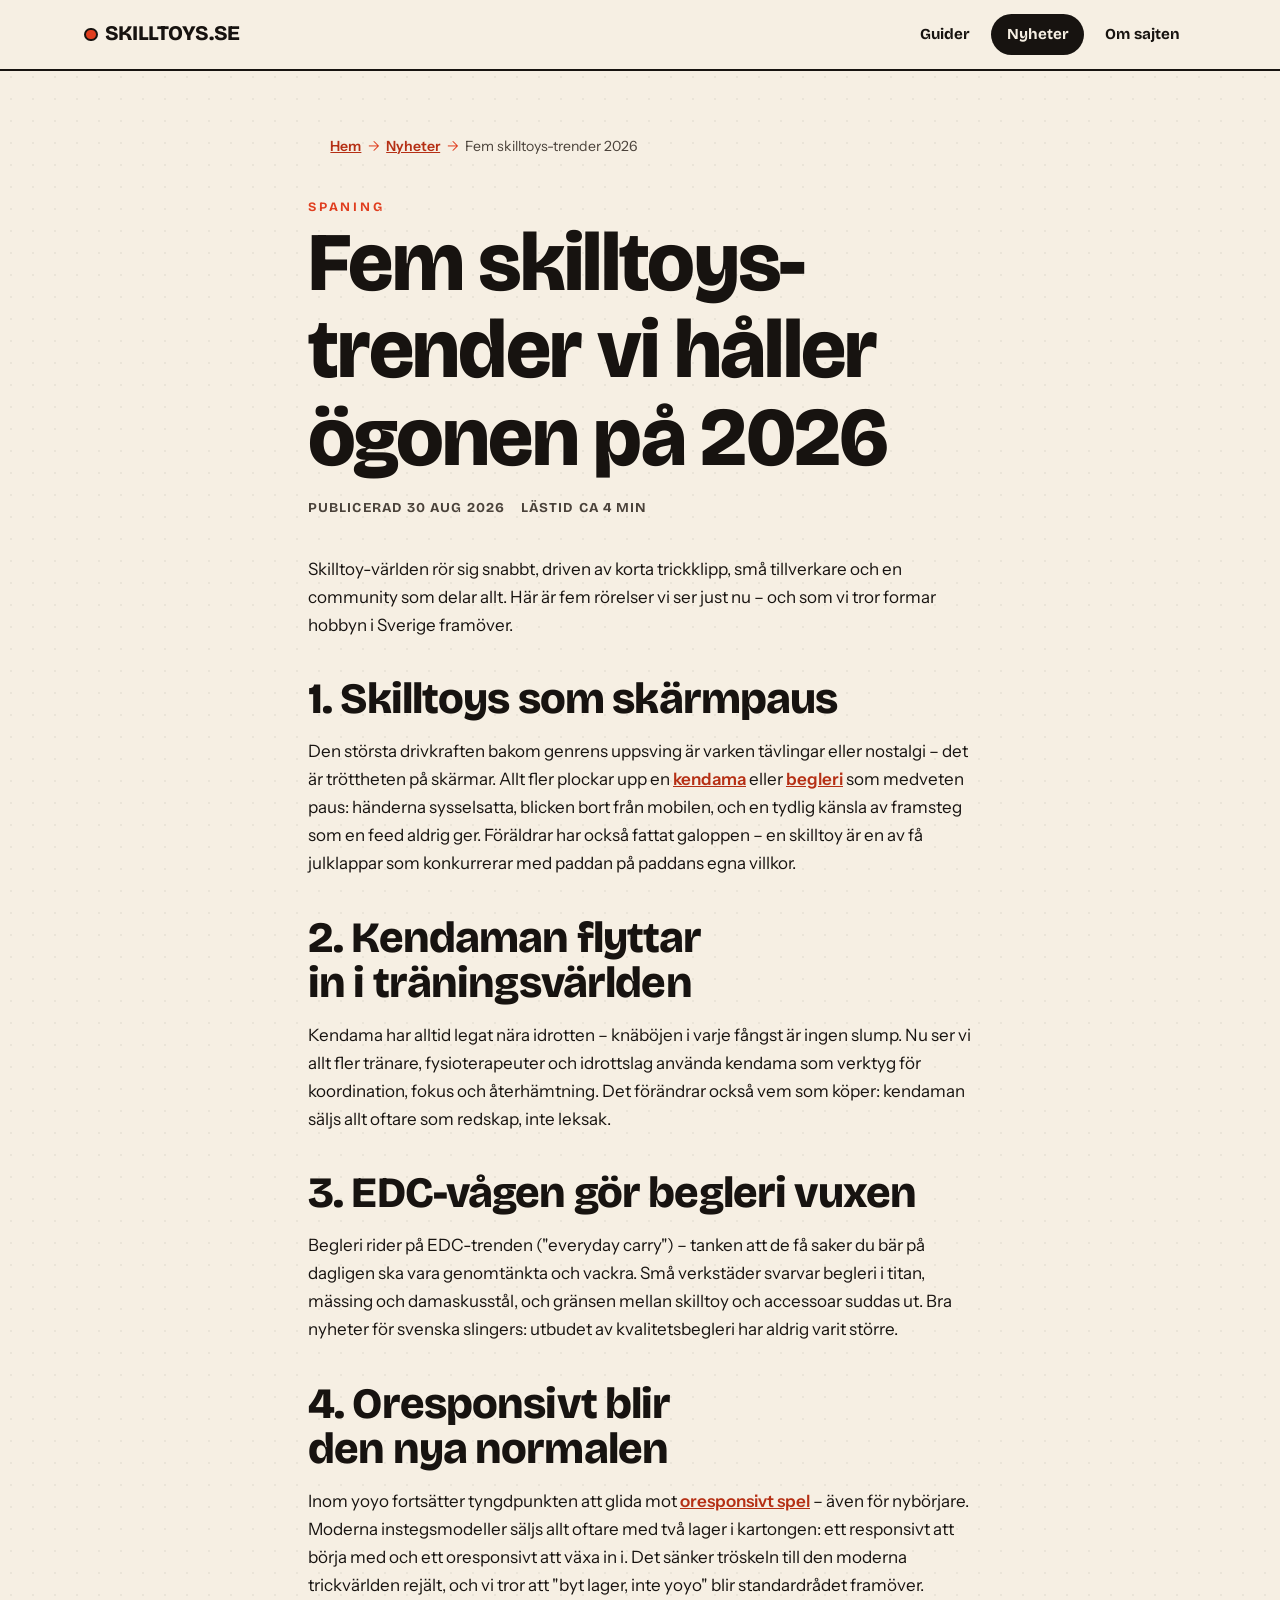
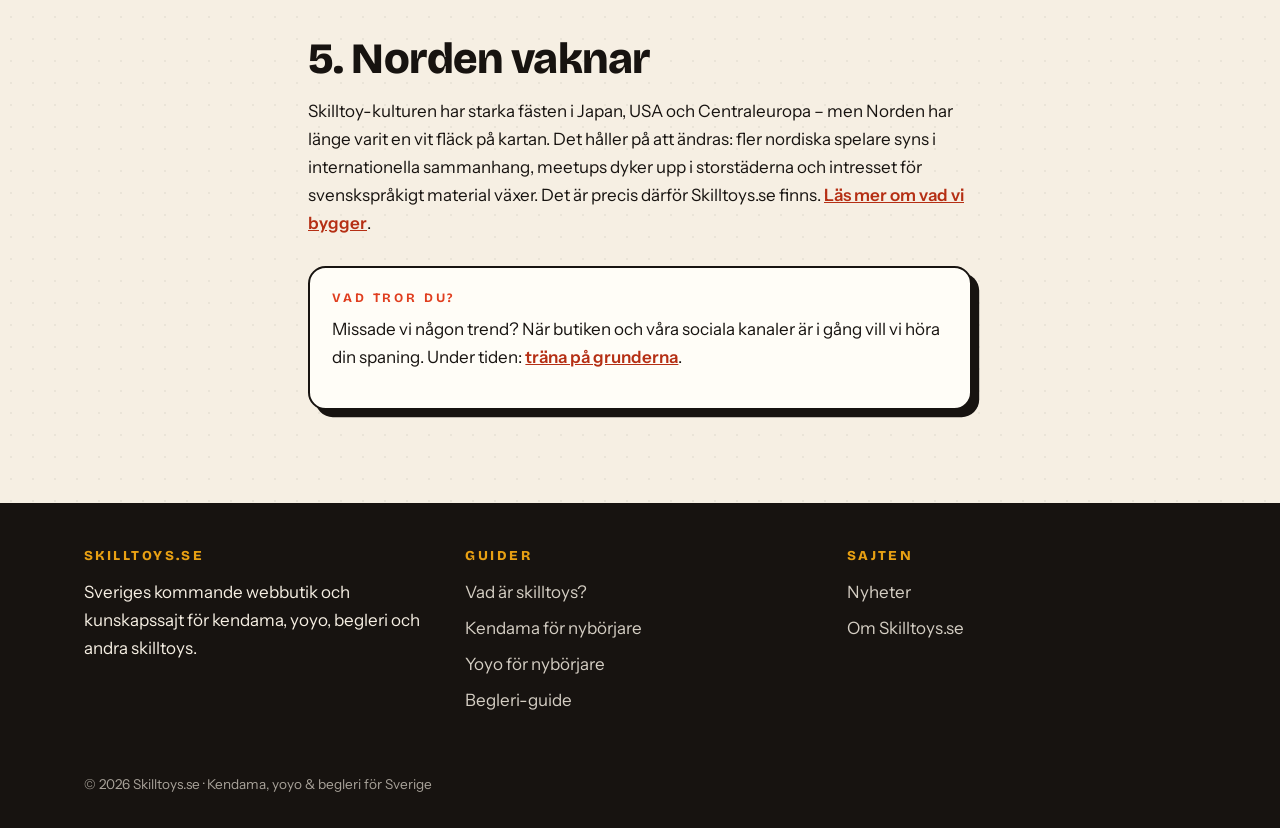
<file: nyheter/skilltoys-trender-2026/index.html>
<!DOCTYPE html>
<html lang="sv">
<head>
  <meta charset="utf-8">
  <meta name="viewport" content="width=device-width, initial-scale=1">
  <title>Fem skilltoys-trender vi håller ögonen på 2026 | Skilltoys.se</title>
  <meta name="description" content="Från kendama som träningsredskap till EDC-vågen inom begleri – fem trender som formar skilltoy-världen 2026, sedda från Sverige.">
  <link rel="canonical" href="https://skilltoys.se/nyheter/skilltoys-trender-2026/">
  <meta property="og:type" content="article">
  <meta property="og:site_name" content="Skilltoys.se">
  <meta property="og:title" content="Fem skilltoys-trender vi håller ögonen på 2026">
  <meta property="og:description" content="Från kendama som träningsredskap till EDC-vågen inom begleri – fem trender som formar skilltoy-världen 2026.">
  <meta property="og:url" content="https://skilltoys.se/nyheter/skilltoys-trender-2026/">
  <meta property="og:locale" content="sv_SE">
  <meta property="og:image" content="https://skilltoys.se/og-image.png">
  <meta property="og:image:width" content="1200">
  <meta property="og:image:height" content="630">
  <meta name="twitter:card" content="summary_large_image">
  <link rel="icon" href="/favicon.svg" type="image/svg+xml">
  <link rel="preconnect" href="https://fonts.googleapis.com">
  <link rel="preconnect" href="https://fonts.gstatic.com" crossorigin>
  <link href="https://fonts.googleapis.com/css2?family=Bricolage+Grotesque:wght@400;700;800&family=Instrument+Sans:ital,wght@0,400;0,600;1,400&display=swap" rel="stylesheet">
  <link rel="stylesheet" href="/css/style.css">
  <script type="application/ld+json">
  {
    "@context": "https://schema.org",
    "@graph": [
      {
        "@type": "Article",
        "headline": "Fem skilltoys-trender vi håller ögonen på 2026",
        "description": "Från kendama som träningsredskap till EDC-vågen inom begleri – fem trender som formar skilltoy-världen 2026.",
        "inLanguage": "sv-SE",
        "datePublished": "2026-08-30",
        "dateModified": "2026-08-30",
        "author": { "@type": "Organization", "name": "Skilltoys.se" },
        "publisher": { "@id": "https://skilltoys.se/#organization" },
        "mainEntityOfPage": "https://skilltoys.se/nyheter/skilltoys-trender-2026/"
      },
      {
        "@type": "BreadcrumbList",
        "itemListElement": [
          { "@type": "ListItem", "position": 1, "name": "Hem", "item": "https://skilltoys.se/" },
          { "@type": "ListItem", "position": 2, "name": "Nyheter", "item": "https://skilltoys.se/nyheter/" },
          { "@type": "ListItem", "position": 3, "name": "Fem skilltoys-trender 2026" }
        ]
      }
    ]
  }
  </script>
</head>
<body>
  <a class="skip-link" href="#main">Hoppa till innehållet</a>

  <header class="site-header">
    <div class="site-header__inner">
      <a class="logo" href="/"><span class="logo__dot"></span>SKILLTOYS.SE</a>
      <nav class="site-nav" aria-label="Huvudmeny">
        <a href="/guider/">Guider</a>
        <a href="/nyheter/" class="is-active">Nyheter</a>
        <a href="/om/">Om sajten</a>
      </nav>
    </div>
  </header>

  <main id="main">
    <article class="article">
      <nav class="breadcrumb" aria-label="Brödsmulor">
        <ol>
          <li><a href="/">Hem</a></li>
          <li><a href="/nyheter/">Nyheter</a></li>
          <li aria-current="page">Fem skilltoys-trender 2026</li>
        </ol>
      </nav>

      <span class="kicker">Spaning</span>
      <h1>Fem skilltoys-trender vi håller ögonen på 2026</h1>
      <div class="article__meta">
        <span>Publicerad 30 aug 2026</span>
        <span>Lästid ca 4 min</span>
      </div>

      <p>Skilltoy-världen rör sig snabbt, driven av korta trickklipp, små tillverkare och en community som delar allt. Här är fem rörelser vi ser just nu – och som vi tror formar hobbyn i Sverige framöver.</p>

      <h2>1. Skilltoys som skärmpaus</h2>
      <p>Den största drivkraften bakom genrens uppsving är varken tävlingar eller nostalgi – det är tröttheten på skärmar. Allt fler plockar upp en <a href="/guider/kendama-for-nyborjare/">kendama</a> eller <a href="/guider/begleri-guide/">begleri</a> som medveten paus: händerna sysselsatta, blicken bort från mobilen, och en tydlig känsla av framsteg som en feed aldrig ger. Föräldrar har också fattat galoppen – en skilltoy är en av få julklappar som konkurrerar med paddan på paddans egna villkor.</p>

      <h2>2. Kendaman flyttar in i träningsvärlden</h2>
      <p>Kendama har alltid legat nära idrotten – knäböjen i varje fångst är ingen slump. Nu ser vi allt fler tränare, fysioterapeuter och idrottslag använda kendama som verktyg för koordination, fokus och återhämtning. Det förändrar också vem som köper: kendaman säljs allt oftare som redskap, inte leksak.</p>

      <h2>3. EDC-vågen gör begleri vuxen</h2>
      <p>Begleri rider på EDC-trenden ("everyday carry") – tanken att de få saker du bär på dagligen ska vara genomtänkta och vackra. Små verkstäder svarvar begleri i titan, mässing och damaskusstål, och gränsen mellan skilltoy och accessoar suddas ut. Bra nyheter för svenska slingers: utbudet av kvalitetsbegleri har aldrig varit större.</p>

      <h2>4. Oresponsivt blir den nya normalen</h2>
      <p>Inom yoyo fortsätter tyngdpunkten att glida mot <a href="/guider/yoyo-for-nyborjare/">oresponsivt spel</a> – även för nybörjare. Moderna instegsmodeller säljs allt oftare med två lager i kartongen: ett responsivt att börja med och ett oresponsivt att växa in i. Det sänker tröskeln till den moderna trickvärlden rejält, och vi tror att "byt lager, inte yoyo" blir standardrådet framöver.</p>

      <h2>5. Norden vaknar</h2>
      <p>Skilltoy-kulturen har starka fästen i Japan, USA och Centraleuropa – men Norden har länge varit en vit fläck på kartan. Det håller på att ändras: fler nordiska spelare syns i internationella sammanhang, meetups dyker upp i storstäderna och intresset för svenskspråkigt material växer. Det är precis därför Skilltoys.se finns. <a href="/nyheter/skilltoys-se-ar-pa-vag/">Läs mer om vad vi bygger</a>.</p>

      <div class="callout">
        <span class="kicker">Vad tror du?</span>
        <p>Missade vi någon trend? När butiken och våra sociala kanaler är i gång vill vi höra din spaning. Under tiden: <a href="/guider/">träna på grunderna</a>.</p>
      </div>
    </article>
  </main>

  <footer class="site-footer">
    <div class="site-footer__inner">
      <div>
        <h4>Skilltoys.se</h4>
        <p>Sveriges kommande webbutik och kunskapssajt för kendama, yoyo, begleri och andra skilltoys.</p>
      </div>
      <div>
        <h4>Guider</h4>
        <ul>
          <li><a href="/guider/vad-ar-skilltoys/">Vad är skilltoys?</a></li>
          <li><a href="/guider/kendama-for-nyborjare/">Kendama för nybörjare</a></li>
          <li><a href="/guider/yoyo-for-nyborjare/">Yoyo för nybörjare</a></li>
          <li><a href="/guider/begleri-guide/">Begleri-guide</a></li>
        </ul>
      </div>
      <div>
        <h4>Sajten</h4>
        <ul>
          <li><a href="/nyheter/">Nyheter</a></li>
          <li><a href="/om/">Om Skilltoys.se</a></li>
        </ul>
      </div>
    </div>
    <div class="site-footer__legal">© 2026 Skilltoys.se · Kendama, yoyo &amp; begleri för Sverige</div>
  </footer>
</body>
</html>
</file>
<file: css/style.css>
/* ============================================================
   SKILLTOYS.SE — designsystem
   Varm svensk affischestetik: papper, bläck, kendamaröd.
   ============================================================ */

:root {
  --paper: #f6efe3;
  --paper-deep: #efe5d2;
  --ink: #171310;
  --ink-soft: #4a423a;
  --red: #e03e1f;
  --red-deep: #b52f14;
  --cobalt: #2547c9;
  --mustard: #e8a013;
  --pine: #1d6b4f;
  --line: rgba(23, 19, 16, 0.16);

  --font-display: "Bricolage Grotesque", "Avenir Next", "Helvetica Neue", sans-serif;
  --font-body: "Instrument Sans", "Helvetica Neue", Arial, sans-serif;

  --max: 72rem;
  --radius: 1.1rem;
  --shadow-pop: 0.45rem 0.45rem 0 var(--ink);
}

* { box-sizing: border-box; margin: 0; padding: 0; }

html { scroll-behavior: smooth; }

body {
  font-family: var(--font-body);
  font-size: 1.0625rem;
  line-height: 1.65;
  color: var(--ink);
  background-color: var(--paper);
  background-image: radial-gradient(rgba(23, 19, 16, 0.05) 1px, transparent 1px);
  background-size: 22px 22px;
  -webkit-font-smoothing: antialiased;
}

::selection { background: var(--red); color: var(--paper); }

img, svg { max-width: 100%; height: auto; display: block; }

a { color: inherit; }

/* ---------- typografi ---------- */

h1, h2, h3, h4 {
  font-family: var(--font-display);
  font-weight: 800;
  line-height: 1.05;
  letter-spacing: -0.02em;
  text-wrap: balance;
}

h1 { font-size: clamp(2.6rem, 7.5vw, 5.2rem); }
h2 { font-size: clamp(1.8rem, 4vw, 2.7rem); }
h3 { font-size: clamp(1.25rem, 2.5vw, 1.55rem); }

.kicker {
  font-family: var(--font-display);
  font-weight: 700;
  font-size: 0.8rem;
  text-transform: uppercase;
  letter-spacing: 0.22em;
  color: var(--red);
}

/* ---------- skiplänk ---------- */

.skip-link {
  position: absolute;
  left: -999px;
  top: 0;
  background: var(--ink);
  color: var(--paper);
  padding: 0.6rem 1rem;
  z-index: 100;
}
.skip-link:focus { left: 0.5rem; top: 0.5rem; }

/* ---------- header ---------- */

.site-header {
  position: sticky;
  top: 0;
  z-index: 50;
  background: var(--paper);
  border-bottom: 2px solid var(--ink);
}

.site-header__inner {
  max-width: var(--max);
  margin: 0 auto;
  padding: 0.85rem 1.25rem;
  display: flex;
  align-items: center;
  justify-content: space-between;
  gap: 1rem;
  flex-wrap: wrap;
}

.logo {
  font-family: var(--font-display);
  font-weight: 800;
  font-size: 1.3rem;
  letter-spacing: -0.02em;
  text-decoration: none;
  display: inline-flex;
  align-items: center;
  gap: 0.45rem;
}

.logo__dot {
  width: 0.85rem;
  height: 0.85rem;
  border-radius: 50%;
  background: var(--red);
  border: 2px solid var(--ink);
  display: inline-block;
  animation: bounce-dot 2.6s ease-in-out infinite;
}

@keyframes bounce-dot {
  0%, 100% { transform: translateY(0); }
  50% { transform: translateY(-0.3rem); }
}

.site-nav { display: flex; gap: 0.35rem; flex-wrap: wrap; }

.site-nav a {
  font-family: var(--font-display);
  font-weight: 700;
  font-size: 0.95rem;
  text-decoration: none;
  padding: 0.4rem 0.85rem;
  border-radius: 999px;
  border: 2px solid transparent;
  transition: border-color 0.15s ease, background 0.15s ease, color 0.15s ease;
}

.site-nav a:hover { border-color: var(--ink); }

.site-nav a[aria-current="page"],
.site-nav a.is-active {
  background: var(--ink);
  color: var(--paper);
}

/* ---------- hero ---------- */

.hero {
  max-width: var(--max);
  margin: 0 auto;
  padding: clamp(3rem, 8vw, 6rem) 1.25rem 3rem;
  display: grid;
  grid-template-columns: minmax(0, 1.25fr) minmax(0, 0.75fr);
  gap: 2.5rem;
  align-items: center;
}

@media (max-width: 800px) {
  .hero { grid-template-columns: 1fr; }
  .hero__art { order: -1; max-width: 16rem; margin-inline: auto; }
}

.hero h1 { margin: 0.8rem 0 1.2rem; }

.hero h1 .accent {
  color: var(--red);
  font-style: italic;
}

.hero p.lead {
  font-size: 1.2rem;
  max-width: 34rem;
  color: var(--ink-soft);
}

.hero__actions {
  margin-top: 1.8rem;
  display: flex;
  gap: 0.9rem;
  flex-wrap: wrap;
}

.badge-soon {
  display: inline-flex;
  align-items: center;
  gap: 0.5rem;
  font-family: var(--font-display);
  font-weight: 700;
  font-size: 0.82rem;
  text-transform: uppercase;
  letter-spacing: 0.14em;
  background: var(--mustard);
  border: 2px solid var(--ink);
  border-radius: 999px;
  padding: 0.35rem 0.9rem;
  box-shadow: 0.2rem 0.2rem 0 var(--ink);
  transform: rotate(-1.5deg);
}

.badge-soon::before {
  content: "";
  width: 0.5rem;
  height: 0.5rem;
  border-radius: 50%;
  background: var(--ink);
  animation: pulse 1.6s ease-in-out infinite;
}

@keyframes pulse {
  0%, 100% { opacity: 1; }
  50% { opacity: 0.25; }
}

.btn {
  display: inline-block;
  font-family: var(--font-display);
  font-weight: 700;
  font-size: 1rem;
  text-decoration: none;
  padding: 0.75rem 1.5rem;
  border: 2px solid var(--ink);
  border-radius: 999px;
  background: var(--red);
  color: var(--paper);
  box-shadow: var(--shadow-pop);
  transition: transform 0.12s ease, box-shadow 0.12s ease;
}

.btn:hover {
  transform: translate(0.15rem, 0.15rem);
  box-shadow: 0.25rem 0.25rem 0 var(--ink);
}

.btn--ghost { background: transparent; color: var(--ink); }

/* kendama-illustration */

.hero__art { position: relative; }

.kendama-art { width: 100%; max-width: 22rem; margin-inline: auto; }

.kendama-art .ball { animation: sway 5s ease-in-out infinite; transform-origin: 150px 40px; }

@keyframes sway {
  0%, 100% { transform: rotate(-4deg); }
  50% { transform: rotate(4deg); }
}

@media (prefers-reduced-motion: reduce) {
  .kendama-art .ball, .logo__dot, .badge-soon::before, .marquee__track { animation: none !important; }
}

/* ---------- marquee ---------- */

.marquee {
  border-block: 2px solid var(--ink);
  background: var(--ink);
  color: var(--paper);
  overflow: hidden;
  padding: 0.55rem 0;
}

.marquee__track {
  display: flex;
  gap: 2.5rem;
  width: max-content;
  animation: scroll-x 26s linear infinite;
  font-family: var(--font-display);
  font-weight: 700;
  font-size: 0.95rem;
  text-transform: uppercase;
  letter-spacing: 0.18em;
  white-space: nowrap;
}

.marquee__track span::after {
  content: "✦";
  margin-left: 2.5rem;
  color: var(--red);
}

@keyframes scroll-x {
  from { transform: translateX(0); }
  to { transform: translateX(-50%); }
}

/* ---------- sektioner ---------- */

.section {
  max-width: var(--max);
  margin: 0 auto;
  padding: clamp(3rem, 7vw, 5rem) 1.25rem;
}

.section__head { max-width: 40rem; margin-bottom: 2.2rem; }
.section__head h2 { margin-top: 0.6rem; }

/* kategorikort */

.card-grid {
  display: grid;
  grid-template-columns: repeat(auto-fit, minmax(15rem, 1fr));
  gap: 1.25rem;
}

.card {
  position: relative;
  display: block;
  text-decoration: none;
  border: 2px solid var(--ink);
  border-radius: var(--radius);
  background: #fffdf7;
  padding: 1.6rem 1.4rem 1.4rem;
  box-shadow: var(--shadow-pop);
  transition: transform 0.15s ease, box-shadow 0.15s ease;
  overflow: hidden;
}

.card:hover {
  transform: translate(0.15rem, 0.15rem) rotate(-0.4deg);
  box-shadow: 0.25rem 0.25rem 0 var(--ink);
}

.card h3 { margin-bottom: 0.5rem; }

.card p { color: var(--ink-soft); font-size: 0.97rem; }

.card__tag {
  display: inline-block;
  font-family: var(--font-display);
  font-weight: 700;
  font-size: 0.72rem;
  text-transform: uppercase;
  letter-spacing: 0.16em;
  padding: 0.2rem 0.65rem;
  border: 2px solid var(--ink);
  border-radius: 999px;
  margin-bottom: 0.9rem;
  background: var(--card-accent, var(--mustard));
}

.card--red { --card-accent: #f2b3a5; }
.card--blue { --card-accent: #b9c6f2; }
.card--yellow { --card-accent: #f4d489; }
.card--green { --card-accent: #a9d8c4; }
.card--paper { --card-accent: var(--paper-deep); }

.card__arrow {
  position: absolute;
  right: 1.1rem;
  bottom: 0.9rem;
  font-family: var(--font-display);
  font-weight: 800;
  font-size: 1.3rem;
  transition: transform 0.15s ease;
}

.card:hover .card__arrow { transform: translateX(0.3rem); }

/* artikellista */

.post-list { display: grid; gap: 1rem; }

.post-item {
  display: flex;
  align-items: baseline;
  justify-content: space-between;
  gap: 1.5rem;
  text-decoration: none;
  border-bottom: 2px solid var(--line);
  padding: 1.1rem 0.2rem;
  transition: background 0.15s ease;
}

.post-item:hover { background: rgba(224, 62, 31, 0.06); }

.post-item h3 { font-size: 1.2rem; }

.post-item time {
  font-family: var(--font-display);
  font-weight: 700;
  font-size: 0.85rem;
  color: var(--ink-soft);
  white-space: nowrap;
}

/* ---------- artikelsidor ---------- */

.article {
  max-width: 44rem;
  margin: 0 auto;
  padding: clamp(2.5rem, 6vw, 4rem) 1.25rem 4rem;
}

.breadcrumb {
  font-size: 0.88rem;
  margin-bottom: 1.6rem;
  color: var(--ink-soft);
}

.breadcrumb ol { list-style: none; display: flex; flex-wrap: wrap; gap: 0.4rem; }

.breadcrumb li + li::before { content: "→"; margin-right: 0.4rem; color: var(--red); }

.breadcrumb a { color: inherit; }

.article__meta {
  display: flex;
  gap: 1rem;
  flex-wrap: wrap;
  font-family: var(--font-display);
  font-weight: 700;
  font-size: 0.85rem;
  color: var(--ink-soft);
  margin: 1rem 0 2.2rem;
  text-transform: uppercase;
  letter-spacing: 0.08em;
}

.article h2 { margin: 2.4rem 0 0.9rem; }
.article h3 { margin: 1.8rem 0 0.6rem; }
.article p { margin-bottom: 1.1rem; }
.article ul, .article ol { margin: 0 0 1.2rem 1.4rem; }
.article li { margin-bottom: 0.45rem; }
.article a { color: var(--red-deep); font-weight: 600; }

.callout {
  border: 2px solid var(--ink);
  border-radius: var(--radius);
  background: #fffdf7;
  box-shadow: var(--shadow-pop);
  padding: 1.2rem 1.4rem;
  margin: 1.8rem 0;
}

.callout .kicker { display: block; margin-bottom: 0.4rem; }

.article table {
  width: 100%;
  border-collapse: collapse;
  margin: 1.5rem 0;
  font-size: 0.95rem;
}

.article th, .article td {
  border: 2px solid var(--line);
  padding: 0.6rem 0.8rem;
  text-align: left;
}

.article th { font-family: var(--font-display); background: var(--paper-deep); }

/* faq */

.faq details {
  border: 2px solid var(--ink);
  border-radius: var(--radius);
  background: #fffdf7;
  margin-bottom: 0.9rem;
  overflow: hidden;
}

.faq summary {
  font-family: var(--font-display);
  font-weight: 700;
  font-size: 1.05rem;
  padding: 1rem 1.3rem;
  cursor: pointer;
  list-style: none;
  display: flex;
  justify-content: space-between;
  align-items: center;
  gap: 1rem;
}

.faq summary::after { content: "+"; font-size: 1.4rem; color: var(--red); }
.faq details[open] summary::after { content: "–"; }
.faq details > div { padding: 0 1.3rem 1.2rem; color: var(--ink-soft); }

/* ---------- cta-banner ---------- */

.cta-banner {
  border-block: 2px solid var(--ink);
  background: var(--red);
  color: var(--paper);
}

.cta-banner__inner {
  max-width: var(--max);
  margin: 0 auto;
  padding: clamp(2.5rem, 6vw, 4rem) 1.25rem;
  display: flex;
  align-items: center;
  justify-content: space-between;
  gap: 2rem;
  flex-wrap: wrap;
}

.cta-banner h2 { max-width: 28rem; }

.cta-banner .btn { background: var(--paper); color: var(--ink); box-shadow: 0.45rem 0.45rem 0 rgba(0, 0, 0, 0.35); }

/* ---------- footer ---------- */

.site-footer {
  border-top: 2px solid var(--ink);
  background: var(--ink);
  color: var(--paper);
  margin-top: 0;
}

.site-footer__inner {
  max-width: var(--max);
  margin: 0 auto;
  padding: 2.8rem 1.25rem 2rem;
  display: grid;
  grid-template-columns: repeat(auto-fit, minmax(13rem, 1fr));
  gap: 2rem;
}

.site-footer h4 {
  font-size: 0.85rem;
  text-transform: uppercase;
  letter-spacing: 0.18em;
  color: var(--mustard);
  margin-bottom: 0.9rem;
}

.site-footer ul { list-style: none; }
.site-footer li { margin-bottom: 0.5rem; }
.site-footer a { color: var(--paper); text-decoration: none; opacity: 0.85; }
.site-footer a:hover { opacity: 1; text-decoration: underline; }

.site-footer__legal {
  max-width: var(--max);
  margin: 0 auto;
  padding: 1.2rem 1.25rem 2rem;
  font-size: 0.85rem;
  opacity: 0.65;
}

/* ---------- 404 ---------- */

.error-page {
  min-height: 60vh;
  display: grid;
  place-content: center;
  text-align: center;
  padding: 3rem 1.25rem;
}

.error-page .huge {
  font-family: var(--font-display);
  font-weight: 800;
  font-size: clamp(5rem, 20vw, 11rem);
  line-height: 1;
  color: var(--red);
  -webkit-text-stroke: 3px var(--ink);
}
</file>
